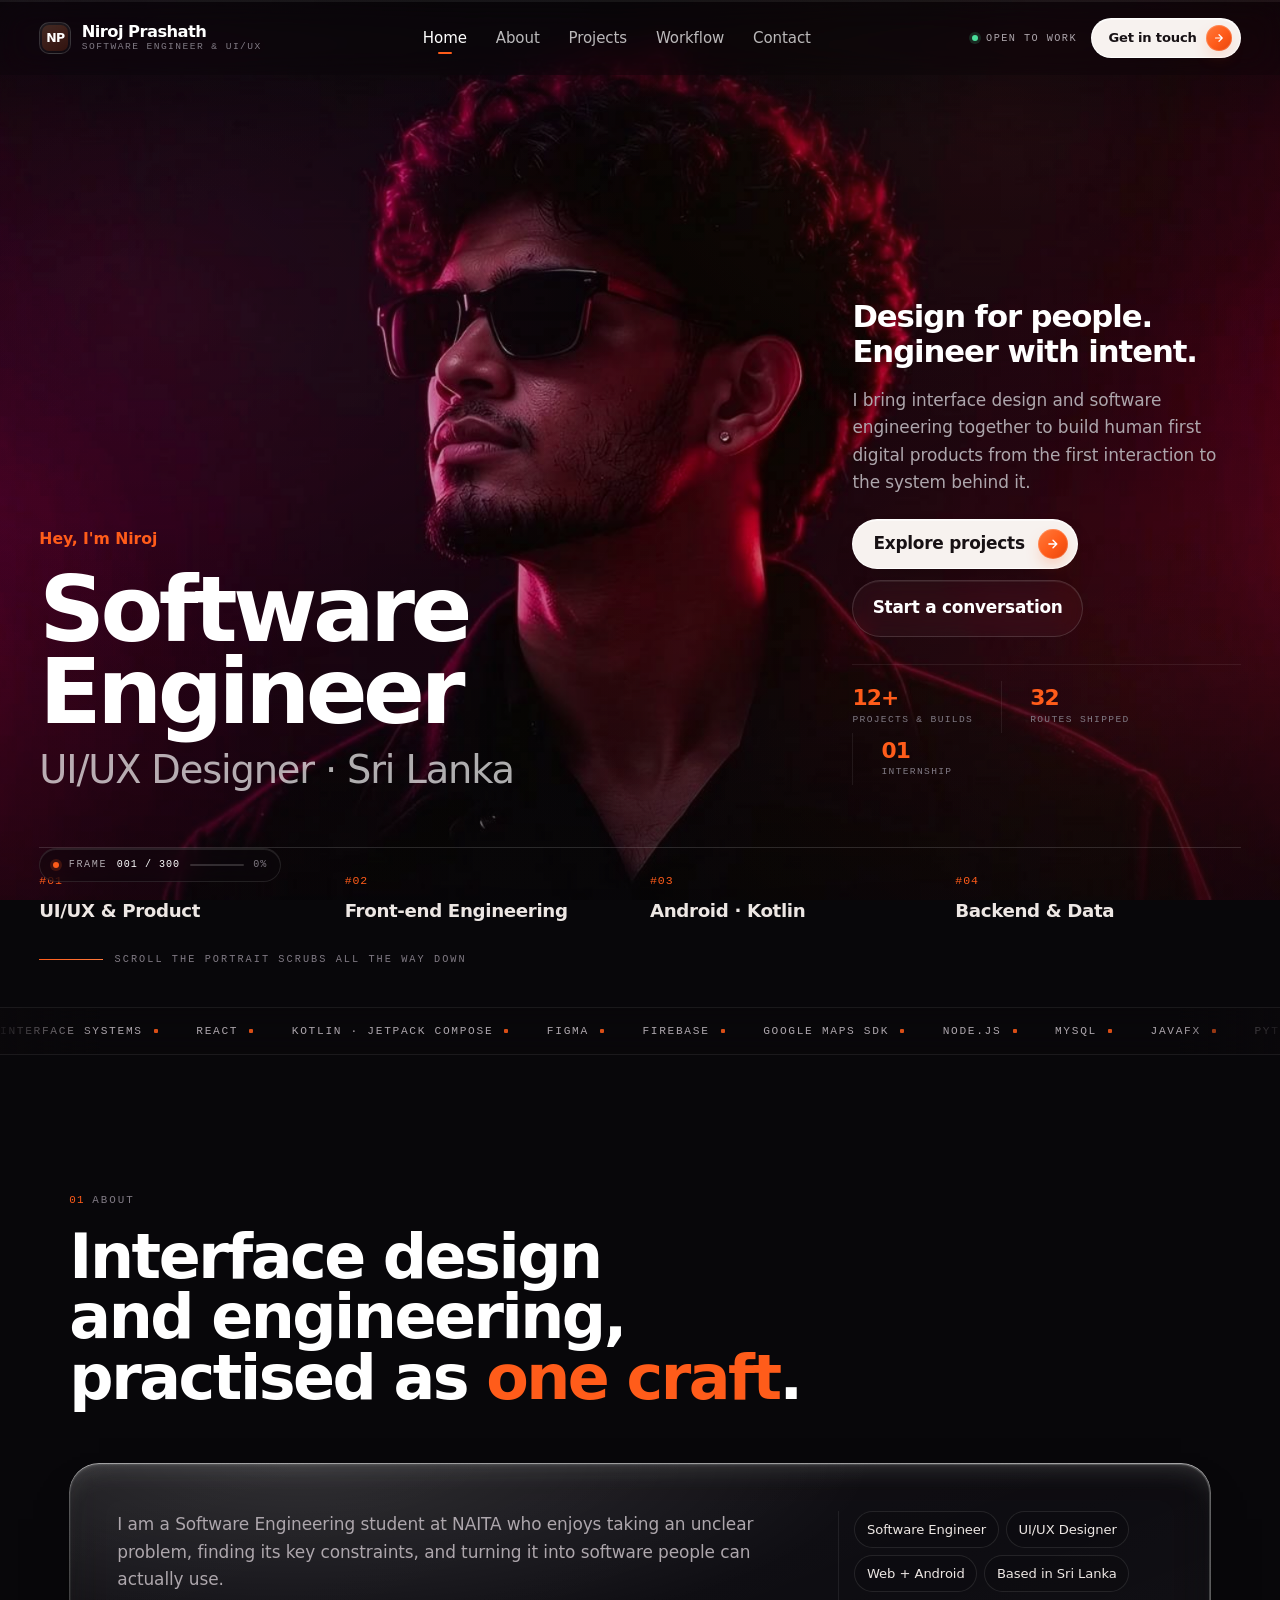
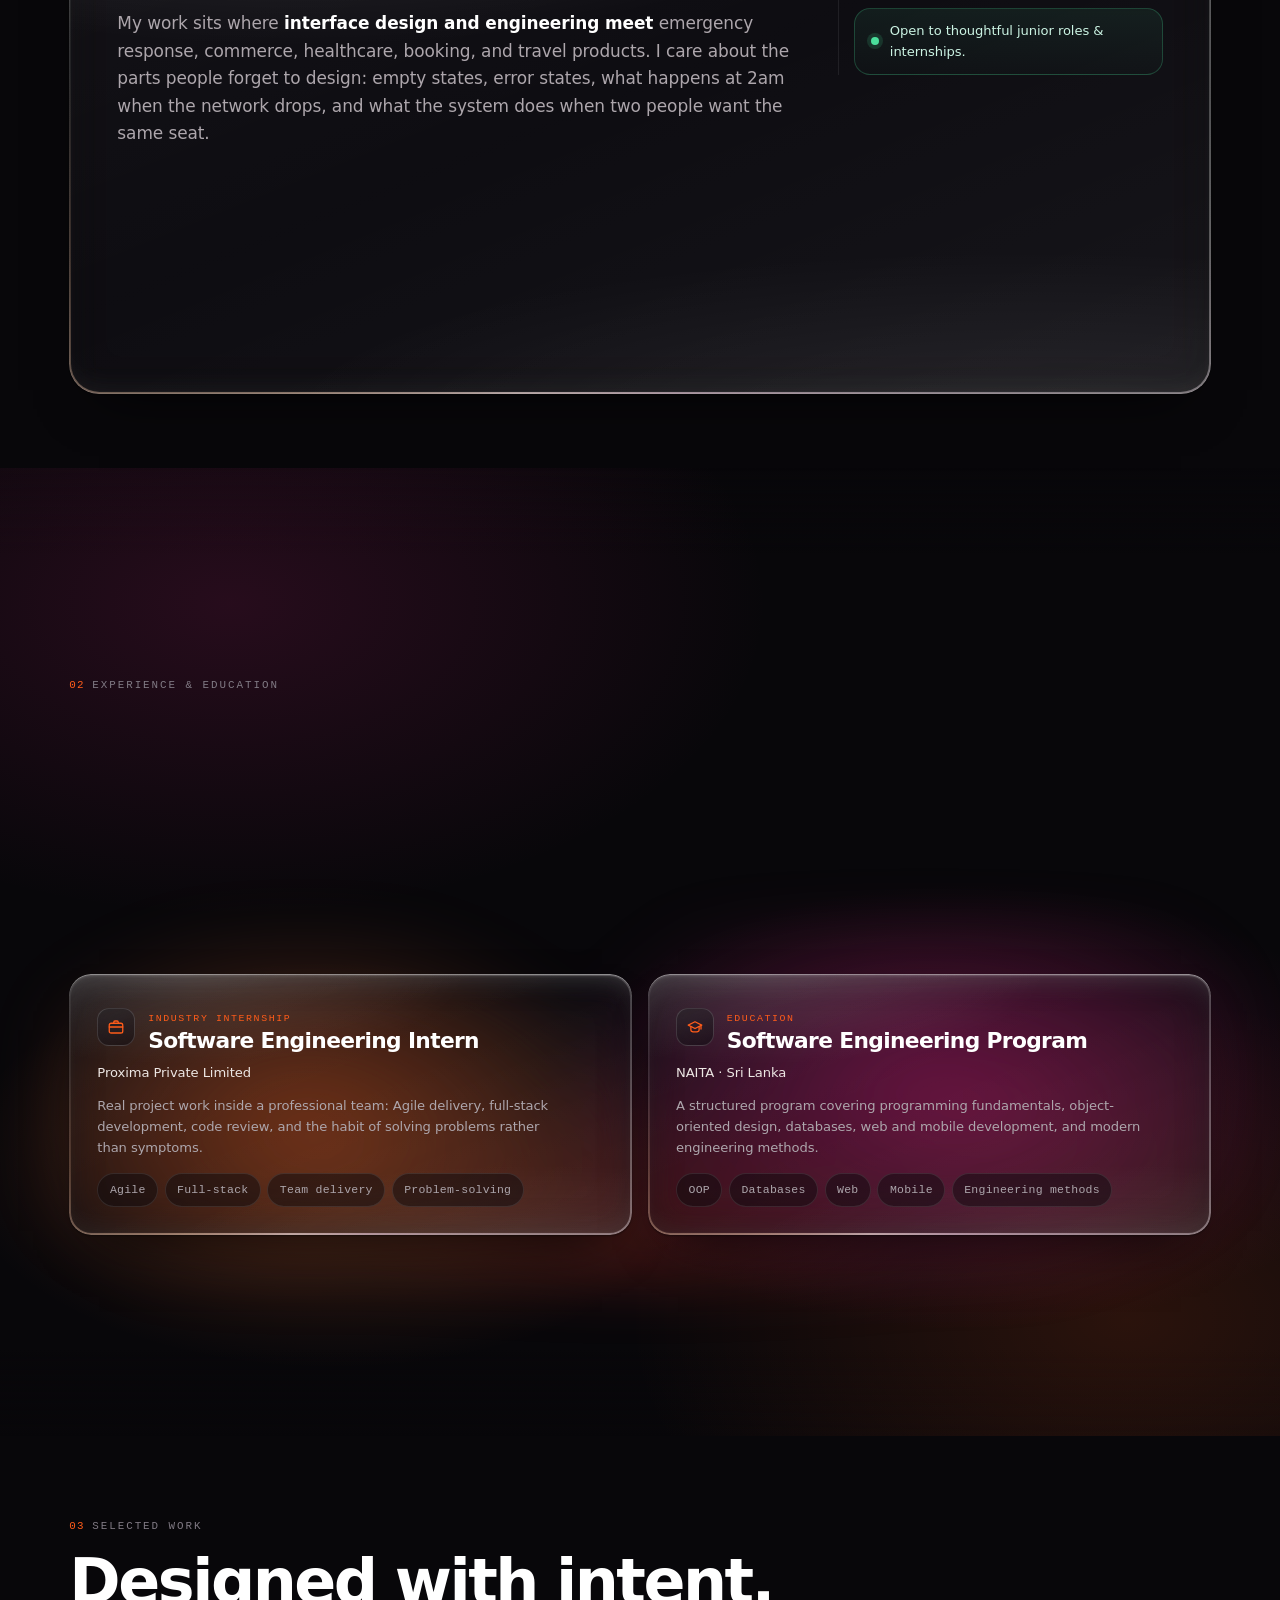
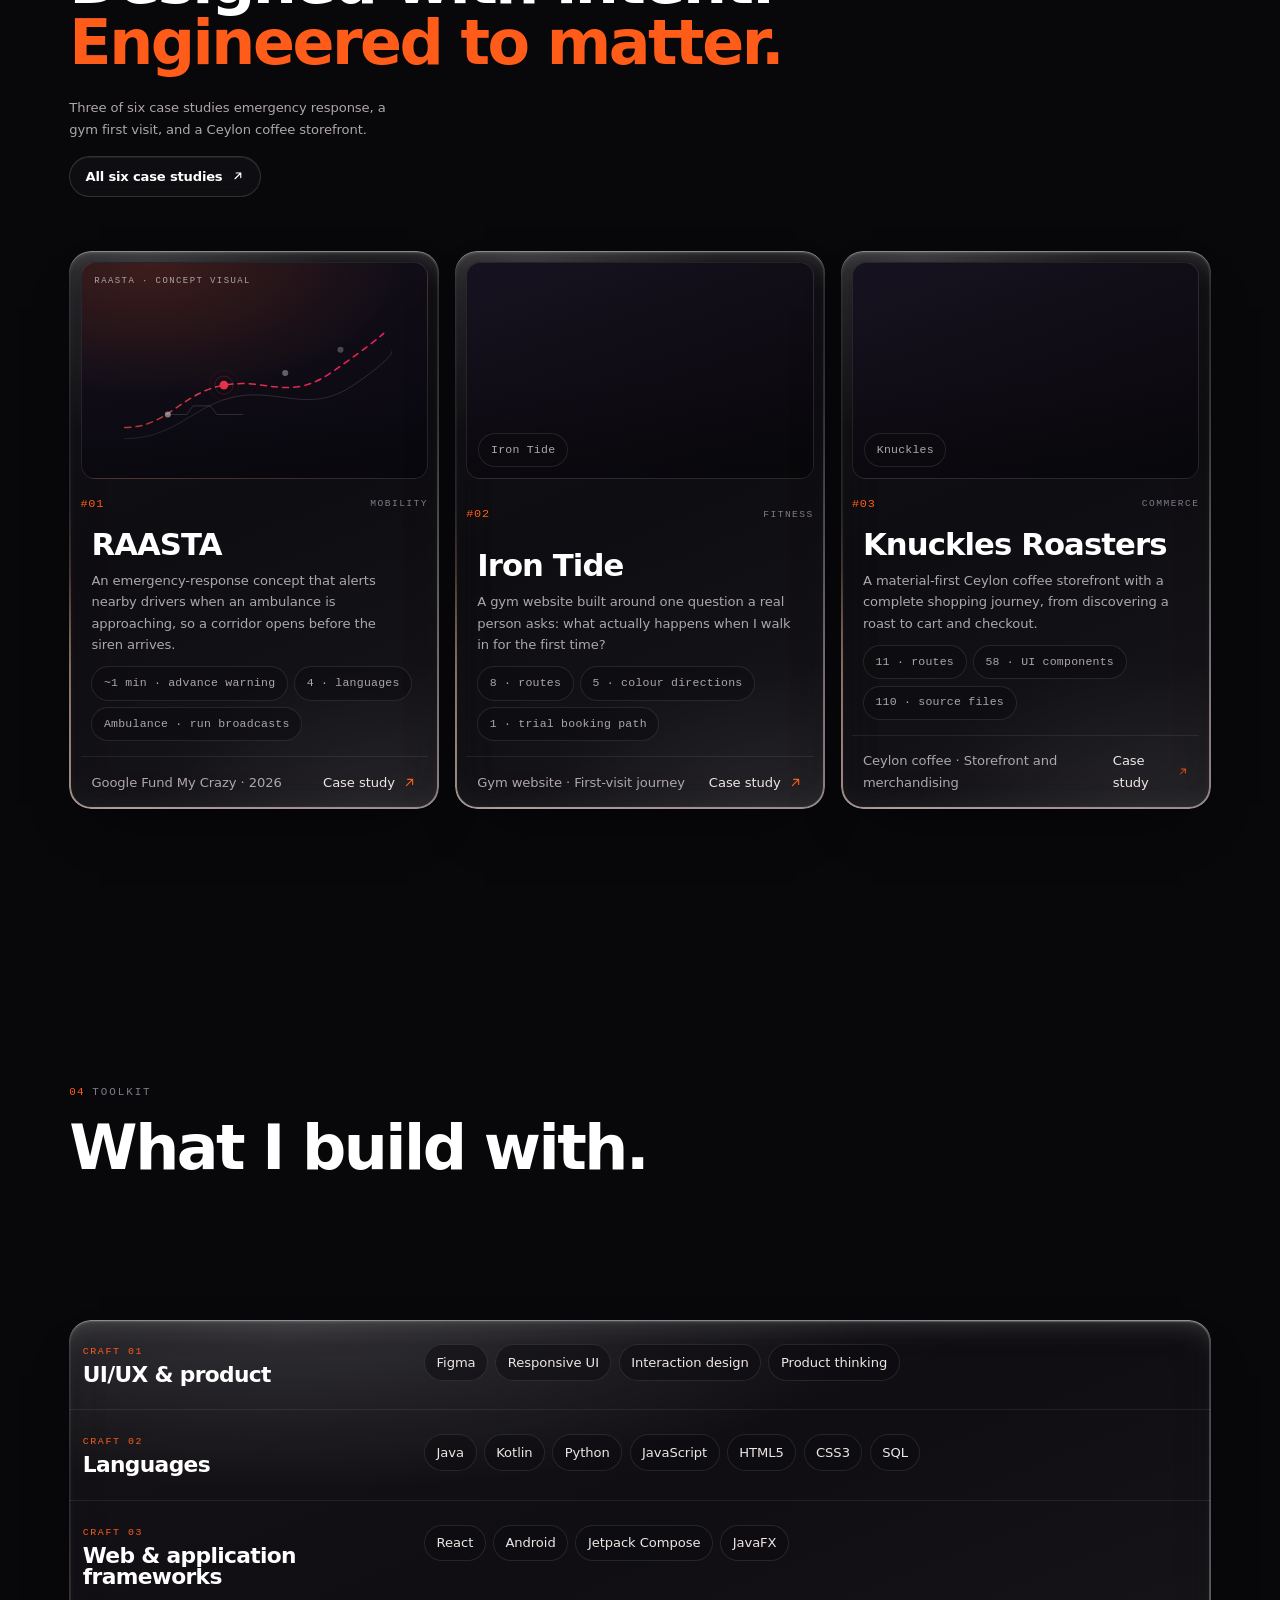
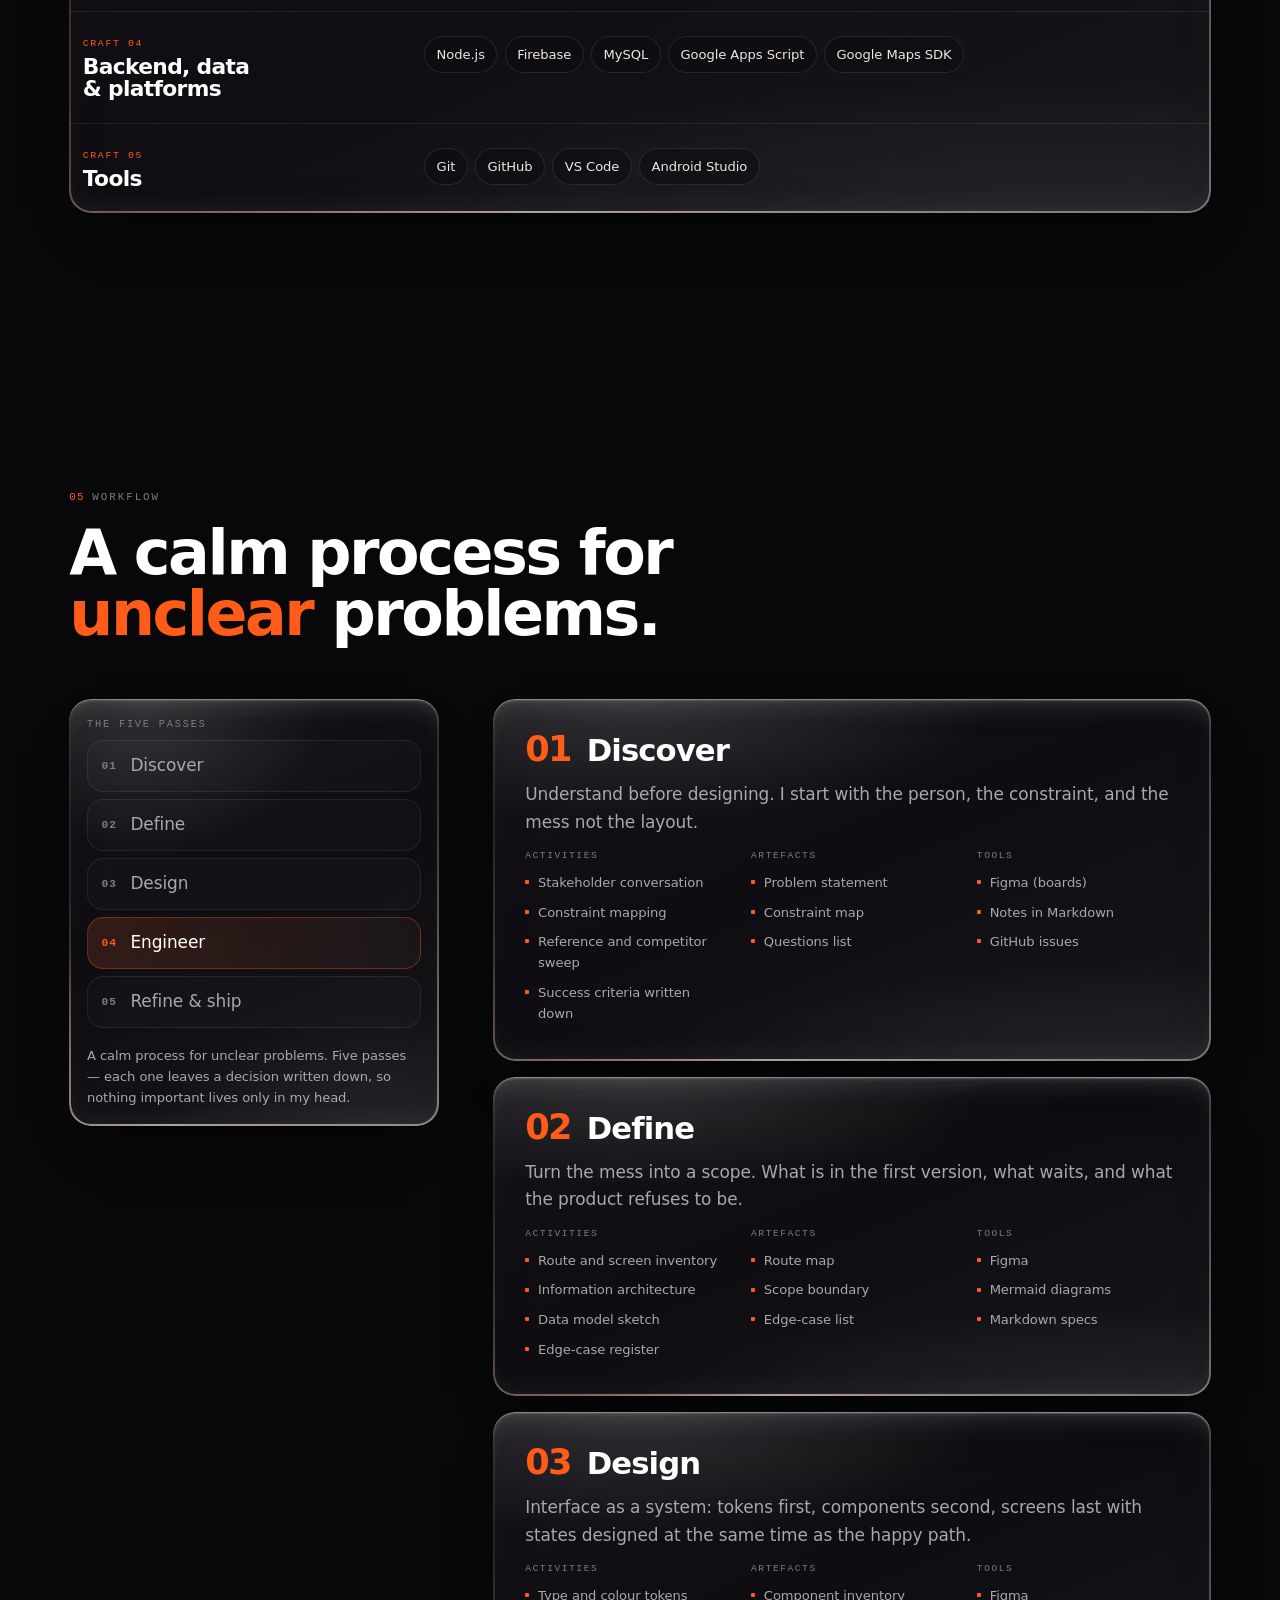
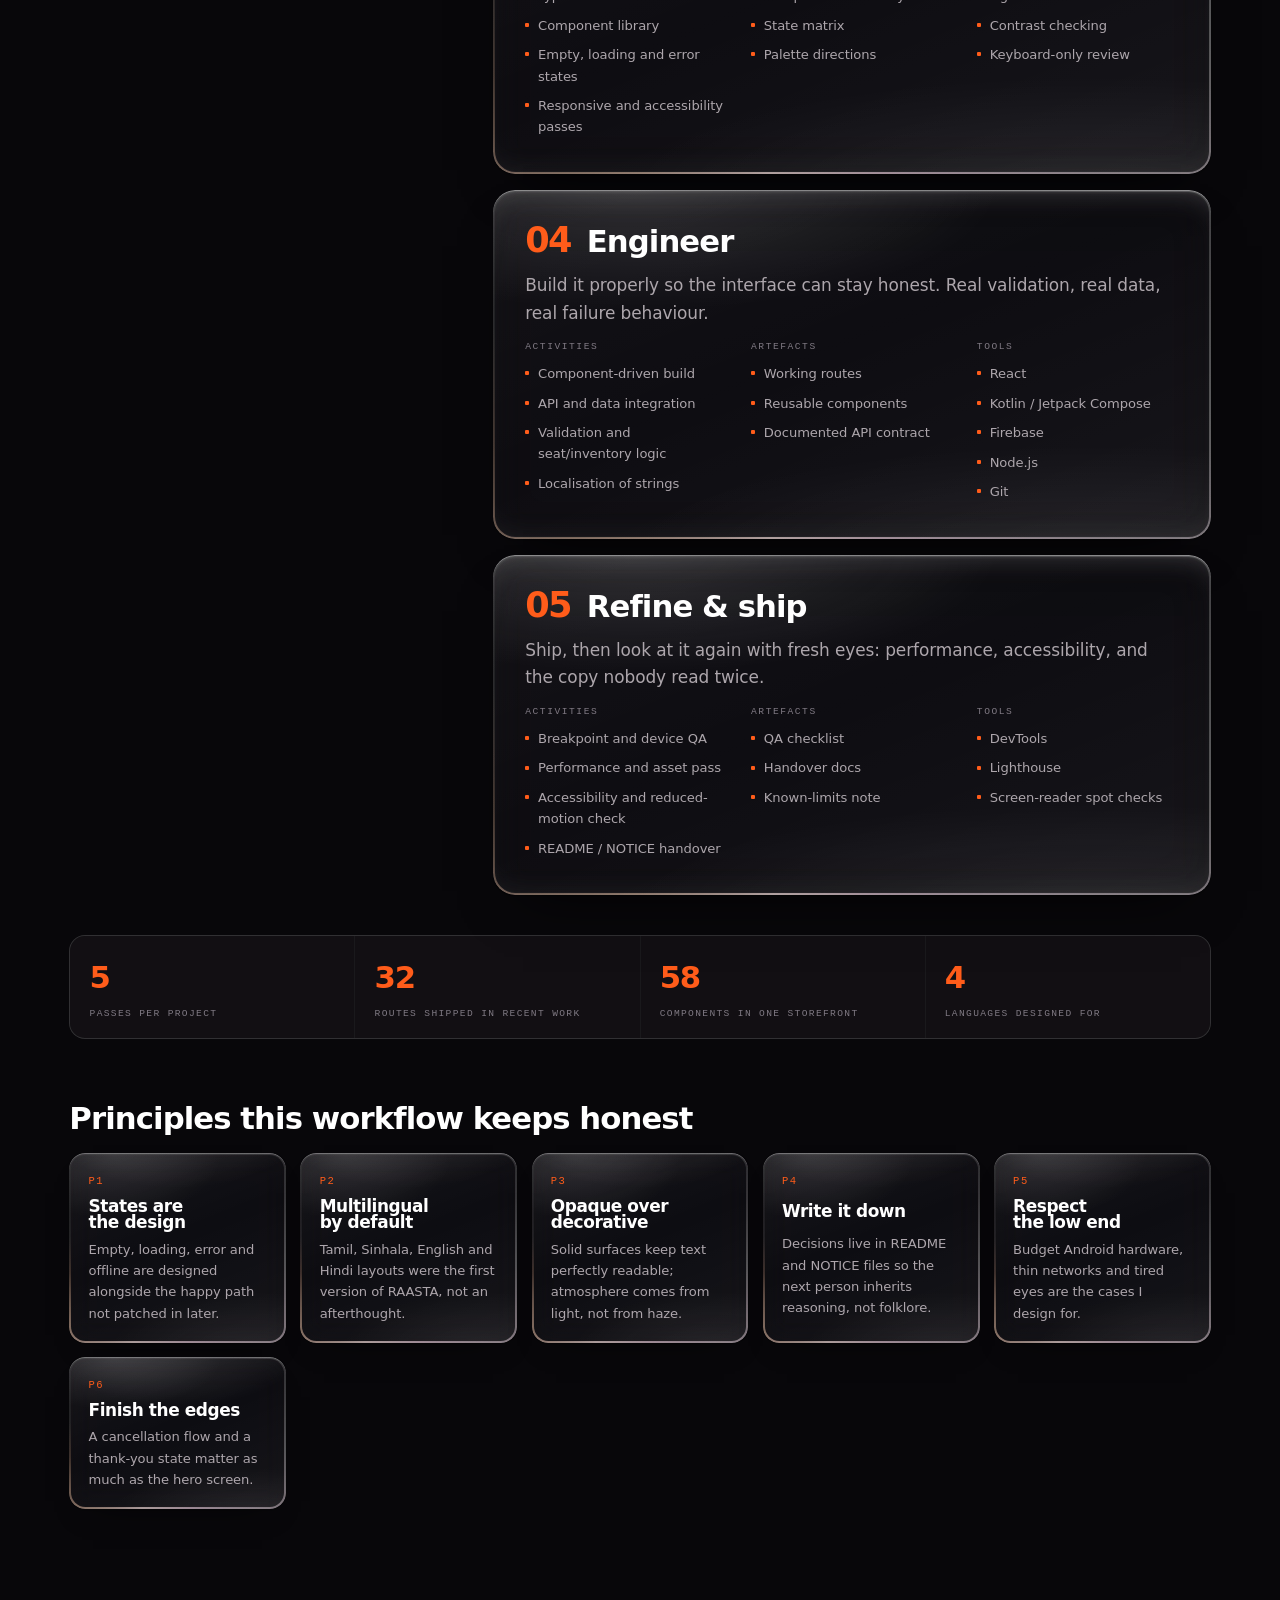
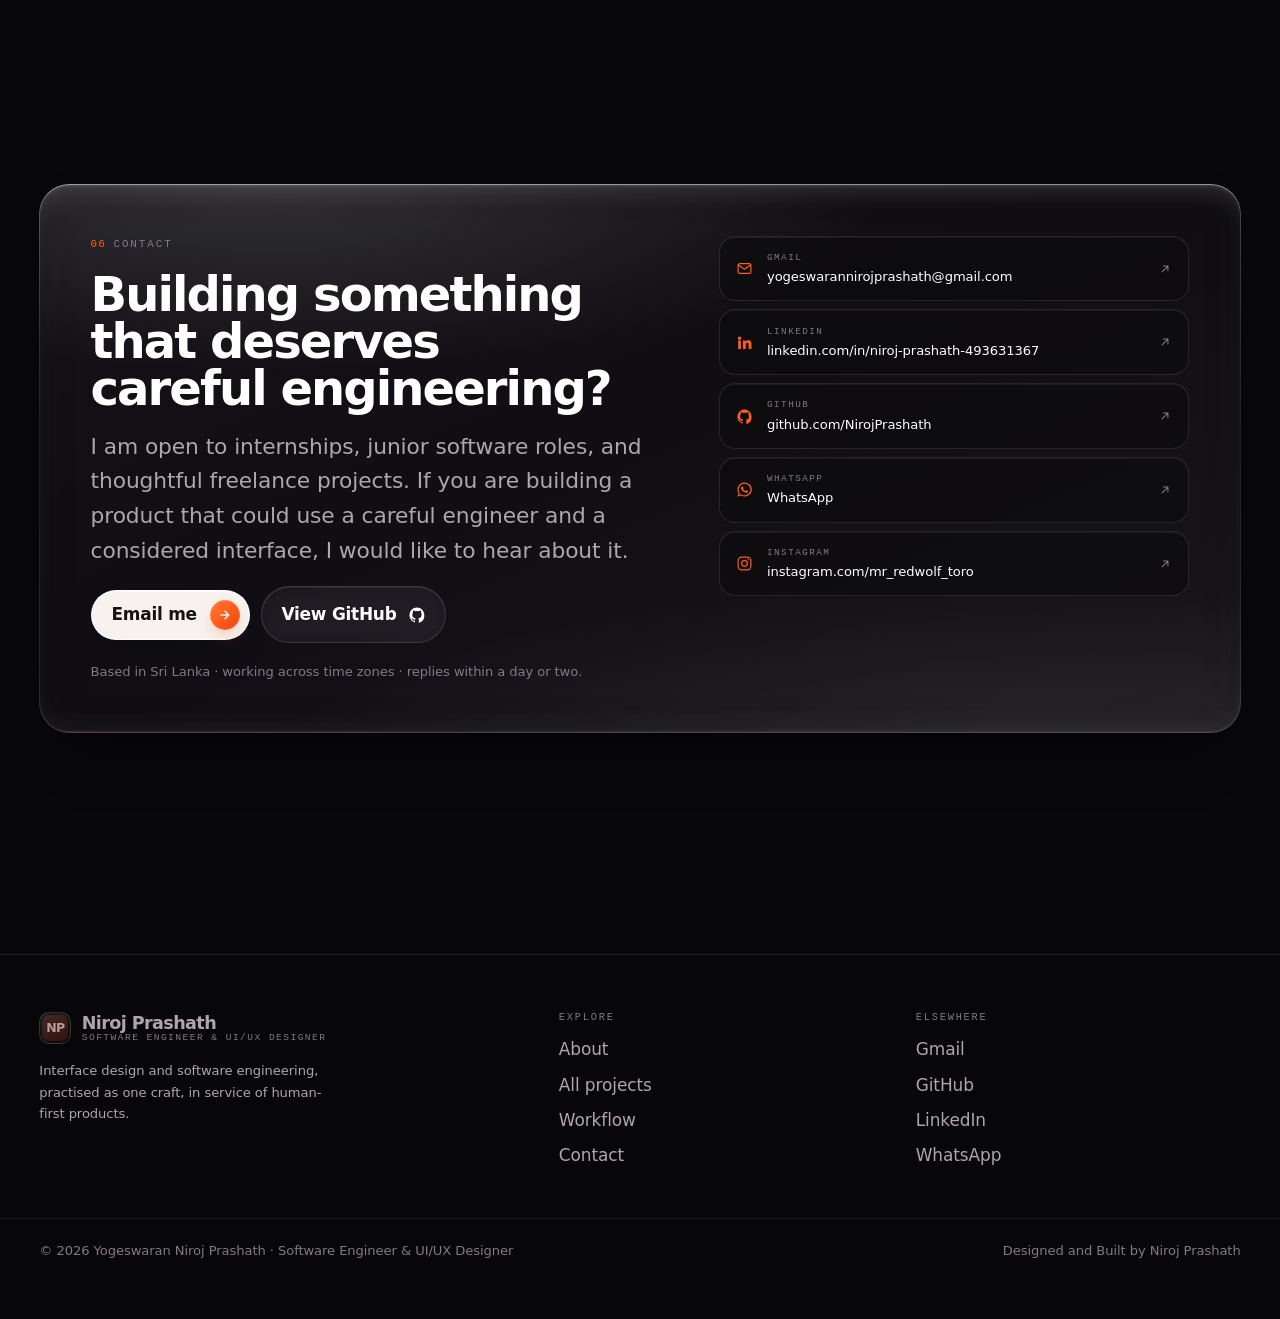
<file: index.html>
<!DOCTYPE html>
<html lang="en">
<head>
<meta charset="utf-8">
<meta name="viewport" content="width=device-width, initial-scale=1, viewport-fit=cover">
<title>Yogeswaran Niroj Prashath — Software Engineer &amp; UI/UX Designer</title>
<meta name="description" content="Niroj Prashath is a Software Engineer and UI/UX Designer in Sri Lanka who brings interface design and software engineering together to build human-first digital products. Open to junior roles, internships and considered freelance work.">
<meta name="theme-color" content="#08070A">
<meta name="color-scheme" content="dark">
<link rel="canonical" href="index.html">

<!-- social -->
<meta property="og:type" content="website">
<meta property="og:title" content="Yogeswaran Niroj Prashath — Software Engineer &amp; UI/UX Designer">
<meta property="og:description" content="Design for people. Engineer with intent. Interface design and software engineering for human-first digital products, built from Sri Lanka.">
<meta property="og:image" content="assets/img/og-card.jpg">
<meta name="twitter:card" content="summary_large_image">
<meta name="twitter:title" content="Yogeswaran Niroj Prashath — Software Engineer &amp; UI/UX Designer">
<meta name="twitter:description" content="Design for people. Engineer with intent.">
<meta name="twitter:image" content="assets/img/og-card.jpg">
<meta name="author" content="Yogeswaran Niroj Prashath">

<link rel="icon" href="assets/img/favicon.svg" type="image/svg+xml">
<link rel="preload" as="image" href="frames/frame_0001.jpg">
<link rel="apple-touch-icon" href="assets/img/avatar-portrait.jpg">

<link rel="stylesheet" href="css/base.css">
<link rel="stylesheet" href="css/layout.css">
<link rel="stylesheet" href="css/blocks.css">

<script type="application/ld+json">
{
  "@context": "https://schema.org",
  "@type": "Person",
  "name": "Yogeswaran Niroj Prashath",
  "jobTitle": "Software Engineer & UI/UX Designer",
  "email": "mailto:yogeswarannirojprashath@gmail.com",
  "image": "assets/img/avatar-portrait.jpg",
  "url": "index.html",
  "address": { "@type": "PostalAddress", "addressCountry": "LK" },
  "alumniOf": { "@type": "EducationalOrganization", "name": "National Apprentice & Industrial Training Authority (NAITA), Sri Lanka" },
  "knowsAbout": ["UI/UX design", "React", "Kotlin", "Jetpack Compose", "Firebase", "Google Maps SDK", "Java", "Python"],
  "sameAs": [
    "https://github.com/NirojPrashath",
    "https://linkedin.com/in/niroj-prashath-493631367",
    "https://wa.me/94719824282"
  ]
}
</script>
<noscript><style>.loader{display:none!important}body.is-loading{overflow:auto!important}</style></noscript>
</head>

<body class="is-loading" data-page="index" data-zone="hero">

<a class="skip-link" href="#main">Skip to content</a>

<!-- ================================= boot loader — reference preloader, re-themed -->
<div class="loader" id="loader" aria-hidden="true">
  <div class="loader__inner">
    <span class="loader__mark"><span>NP</span></span>
    <span class="loader__word"><span>Niroj</span><b>Prashath</b></span>
    <span class="loader__meter">
      <span class="loader__track"><i class="loader__fill"></i></span>
      <span class="loader__read">
        <span>Loading sequence</span>
        <span class="loader__count"><b>000</b> / <i>300</i></span>
      </span>
    </span>
  </div>
</div>

<!-- ===================================== fixed scroll canvas (Drive) -->
<!-- canvas { position: fixed; top:0; left:0; width:100vw; height:100vh; object-fit: cover } -->
<canvas id="hero-canvas" class="hero-canvas" aria-hidden="true"></canvas>
<div class="bloom" aria-hidden="true"></div>
<div class="scrim" aria-hidden="true"></div>
<div class="cursor-light" aria-hidden="true"></div>

<div class="scroll-rail" aria-hidden="true"><div class="scroll-rail__bar"></div></div>

<!-- frame readout: the sequence you are seeing, and how far through the page you are -->
<div class="hud" aria-hidden="true">
  <span class="hud__dot"></span>
  <span class="hud__label">Frame</span>
  <span class="hud__frame mono" data-hud-frame>001 / 300</span>
  <span class="hud__bar"><i data-hud-fill></i></span>
  <span class="hud__pct mono" data-hud-pct>0%</span>
</div>

<!-- ============================================================== header -->
<header class="site-head">
  <div class="wrap wrap-wide site-head__inner">
    <a class="brand" href="#top" aria-label="Yogeswaran Niroj Prashath — top of page">
      <span class="brand__mark" aria-hidden="true"><span>NP</span></span>
      <span class="brand__text">
        <span class="brand__name">Niroj Prashath</span>
        <span class="brand__role">Software Engineer &amp; UI/UX</span>
      </span>
    </a>

    <nav class="nav" aria-label="Primary">
      <a class="nav__link" href="#home" data-target="hero">Home</a>
      <a class="nav__link" href="#about" data-target="about">About</a>
      <a class="nav__link" href="projects.html">Projects</a>
      <a class="nav__link" href="#workflow" data-target="workflow">Workflow</a>
      <a class="nav__link" href="#contact" data-target="contact">Contact</a>
    </nav>

    <div class="head-actions">
      <span class="head-status"><i></i>Open to work</span>
      <a class="btn btn--primary btn--sm" href="#contact">
        Get in touch
        <span class="btn__orb"><svg viewBox="0 0 24 24" fill="none" stroke="currentColor" stroke-width="2.4" stroke-linecap="round" stroke-linejoin="round" aria-hidden="true"><path d="M5 12h13M12 5.5 18.5 12 12 18.5"/></svg></span>
      </a>
      <button class="burger" type="button" aria-expanded="false" aria-controls="mobile-sheet" aria-label="Open menu">
        <span></span><span></span><span></span>
      </button>
    </div>
  </div>
</header>

<div class="sheet" id="mobile-sheet" aria-hidden="true" aria-label="Menu">
  <a class="sheet__link" href="#home" data-target="hero">Home <span class="sheet__arrow" aria-hidden="true">→</span></a>
  <a class="sheet__link" href="#about" data-target="about">About <span class="sheet__arrow" aria-hidden="true">→</span></a>
  <a class="sheet__link" href="projects.html">Projects <span class="sheet__arrow" aria-hidden="true">→</span></a>
  <a class="sheet__link" href="#workflow" data-target="workflow">Workflow <span class="sheet__arrow" aria-hidden="true">→</span></a>
  <a class="sheet__link" href="#contact" data-target="contact">Contact <span class="sheet__arrow" aria-hidden="true">→</span></a>
  <div class="sheet__foot">
    <a class="btn btn--primary" href="https://mail.google.com/mail/?view=cm&amp;fs=1&amp;to=yogeswarannirojprashath@gmail.com" target="_blank" rel="noopener noreferrer">
      Email me
      <span class="btn__orb"><svg viewBox="0 0 24 24" fill="none" stroke="currentColor" stroke-width="2.4" stroke-linecap="round" stroke-linejoin="round" aria-hidden="true"><path d="M5 12h13M12 5.5 18.5 12 12 18.5"/></svg></span>
    </a>
    <a class="btn btn--ghost" href="https://github.com/NirojPrashath" target="_blank" rel="noopener noreferrer">GitHub</a>
  </div>
</div>

<main id="main">
  <a id="top"></a>

  <!-- =============================================================== hero -->
  <section class="hero" id="home" data-zone="hero" aria-label="Introduction">
    <div class="wrap wrap-wide">
      <div class="hero__grid">
        <div class="hero__lead">
          <span class="eyebrow" data-reveal>Hey, I'm Niroj</span>
          <h1 class="hero__title" data-reveal style="--reveal-delay:70ms">
            <span>Software</span>
            <span>Engineer<em>UI/UX Designer · Sri Lanka</em></span>
          </h1>
        </div>

        <div class="hero__aside">
          <p class="hero__statement" data-reveal style="--reveal-delay:130ms">
            Design for people. Engineer with intent.
          </p>

          <p class="hero__intro" data-reveal style="--reveal-delay:190ms">
            I bring interface design and software engineering together to build human first digital
            products from the first interaction to the system behind it.
          </p>

          <div class="btn-row" data-reveal style="--reveal-delay:240ms">
            <a class="btn btn--primary" href="projects.html">
              Explore projects
              <span class="btn__orb"><svg viewBox="0 0 24 24" fill="none" stroke="currentColor" stroke-width="2.4" stroke-linecap="round" stroke-linejoin="round" aria-hidden="true"><path d="M5 12h13M12 5.5 18.5 12 12 18.5"/></svg></span>
            </a>
            <a class="btn btn--ghost" href="#contact">Start a conversation</a>
          </div>

          <div class="stats" role="list" aria-label="At a glance">
            <div class="stat" role="listitem">
              <span class="stat__num" data-count="12" data-suffix="+">12+</span>
              <span class="stat__label">Projects &amp; builds</span>
            </div>
            <div class="stat" role="listitem">
              <span class="stat__num" data-count="32">32</span>
              <span class="stat__label">Routes shipped</span>
            </div>
            <div class="stat" role="listitem">
              <span class="stat__num" data-count="1" data-pad="2">01</span>
              <span class="stat__label">Internship</span>
            </div>
          </div>
        </div>
      </div>

      <!-- numbered capability strip -->
      <div class="caps" id="capability-slot"></div>

      <div class="scroll-cue" aria-hidden="true">
        <span class="scroll-cue__line"></span>
        Scroll the portrait scrubs all the way down
      </div>
    </div>
  </section>

  <!-- ============================================================= ticker -->
  <section class="ticker" aria-label="Tools and technologies">
    <div id="ticker-slot"></div>
  </section>

  <!-- ============================================================== about -->
  <section class="section" id="about" data-zone="about" aria-labelledby="about-title">
    <div class="wrap">
      <div class="sec-head">
        <span class="label"><b>01</b> About</span>
        <h2 class="sec-head__title" id="about-title" data-reveal>
          Interface design and engineering,<br class="hide-sm"> practised as <span class="accent-text">one craft</span>.
        </h2>
      </div>
      <div class="about" id="about-slot"></div>
    </div>
  </section>

  <!-- ================================================ experience / education -->
  <section class="section section--ground" id="experience" aria-labelledby="exp-title">
    <div class="wrap">
      <div class="sec-head__row sec-head">
        <div>
          <span class="label"><b>02</b> Experience &amp; education</span>
          <h2 class="sec-head__title" id="exp-title" style="margin-top:0.9rem" data-reveal>Where the practice was built.</h2>
        </div>
        <p class="muted" style="max-width:34ch;font-size:var(--step--1)" data-reveal>
          One industry internship, one structured engineering program and a lot of shipping in between.
        </p>
      </div>
      <div class="cred-grid" id="credentials-slot"></div>
    </div>
  </section>

  <!-- ======================================================= selected work -->
  <section class="section" id="work" data-zone="work" aria-labelledby="work-title">
    <div class="wrap">
      <div class="sec-head__row sec-head">
        <div>
          <span class="label"><b>03</b> Selected work</span>
          <h2 class="sec-head__title" id="work-title" style="margin-top:0.9rem" data-reveal>
            Designed with intent.<br class="hide-sm"> <span class="accent-text">Engineered to matter.</span>
          </h2>
        </div>
        <div data-reveal>
          <p class="muted" style="max-width:38ch;font-size:var(--step--1);margin-bottom:1rem">
            Three of six case studies emergency response, a gym first visit, and a Ceylon coffee storefront.
          </p>
          <a class="btn btn--ghost btn--sm" href="projects.html">
            All six case studies
            <span class="btn__icon"><svg viewBox="0 0 24 24" fill="none" stroke="currentColor" stroke-width="2" stroke-linecap="round" stroke-linejoin="round" aria-hidden="true"><path d="M7 17 17 7M9 7h8v8"/></svg></span>
          </a>
        </div>
      </div>
      <div class="work-grid" id="work-slot"></div>
    </div>
  </section>

  <!-- ============================================================= skills -->
  <section class="section" id="skills" aria-labelledby="skills-title">
    <div class="wrap">
      <div class="sec-head">
        <span class="label"><b>04</b> Toolkit</span>
        <h2 class="sec-head__title" id="skills-title" data-reveal>What I build with.</h2>
        <p class="lede" data-reveal style="--reveal-delay:60ms">
          Interface craft on one side, working software on the other grouped the way I actually use them.
        </p>
      </div>
      <div class="skill-rows glass glass--deep" id="skills-slot"></div>
    </div>
  </section>

  <!-- =========================================================== workflow -->
  <section class="section" id="workflow" data-zone="workflow" aria-labelledby="flow-title">
    <div class="wrap">
      <div class="sec-head">
        <span class="label"><b>05</b> Workflow</span>
        <h2 class="sec-head__title" id="flow-title" data-reveal>
          A calm process for <span class="accent-text">unclear</span> problems.
        </h2>
      </div>
      <div id="workflow-slot"></div>
    </div>
  </section>

  <!-- ============================================================ contact -->
  <section class="section" id="contact" data-zone="contact" aria-labelledby="contact-title">
    <div class="wrap wrap-wide">
      <div id="contact-slot"></div>
    </div>
  </section>
</main>

<footer class="site-foot" id="footer-slot"></footer>

<script src="js/data.js" defer></script>
<script src="js/sequence.js" defer></script>
<script src="js/render.js" defer></script>
<script src="js/main.js" defer></script>
</body>
</html>
</file>
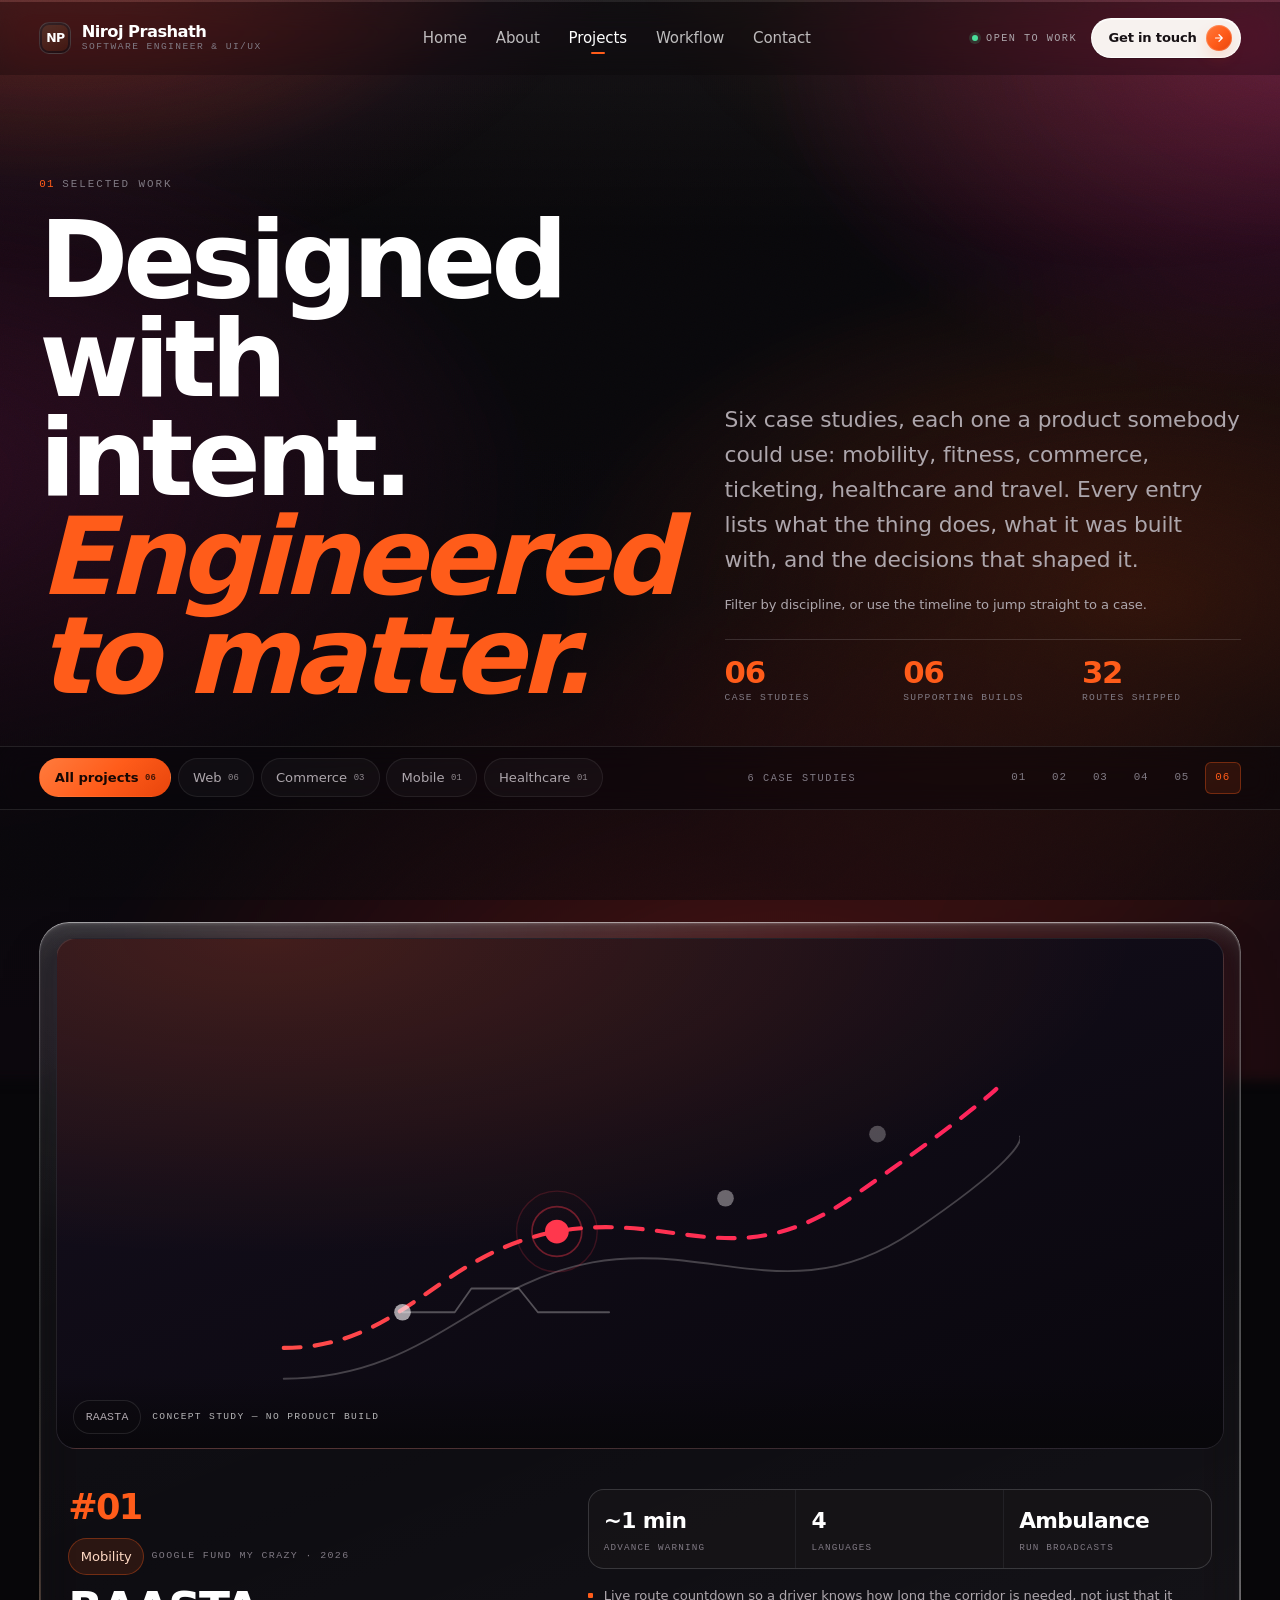
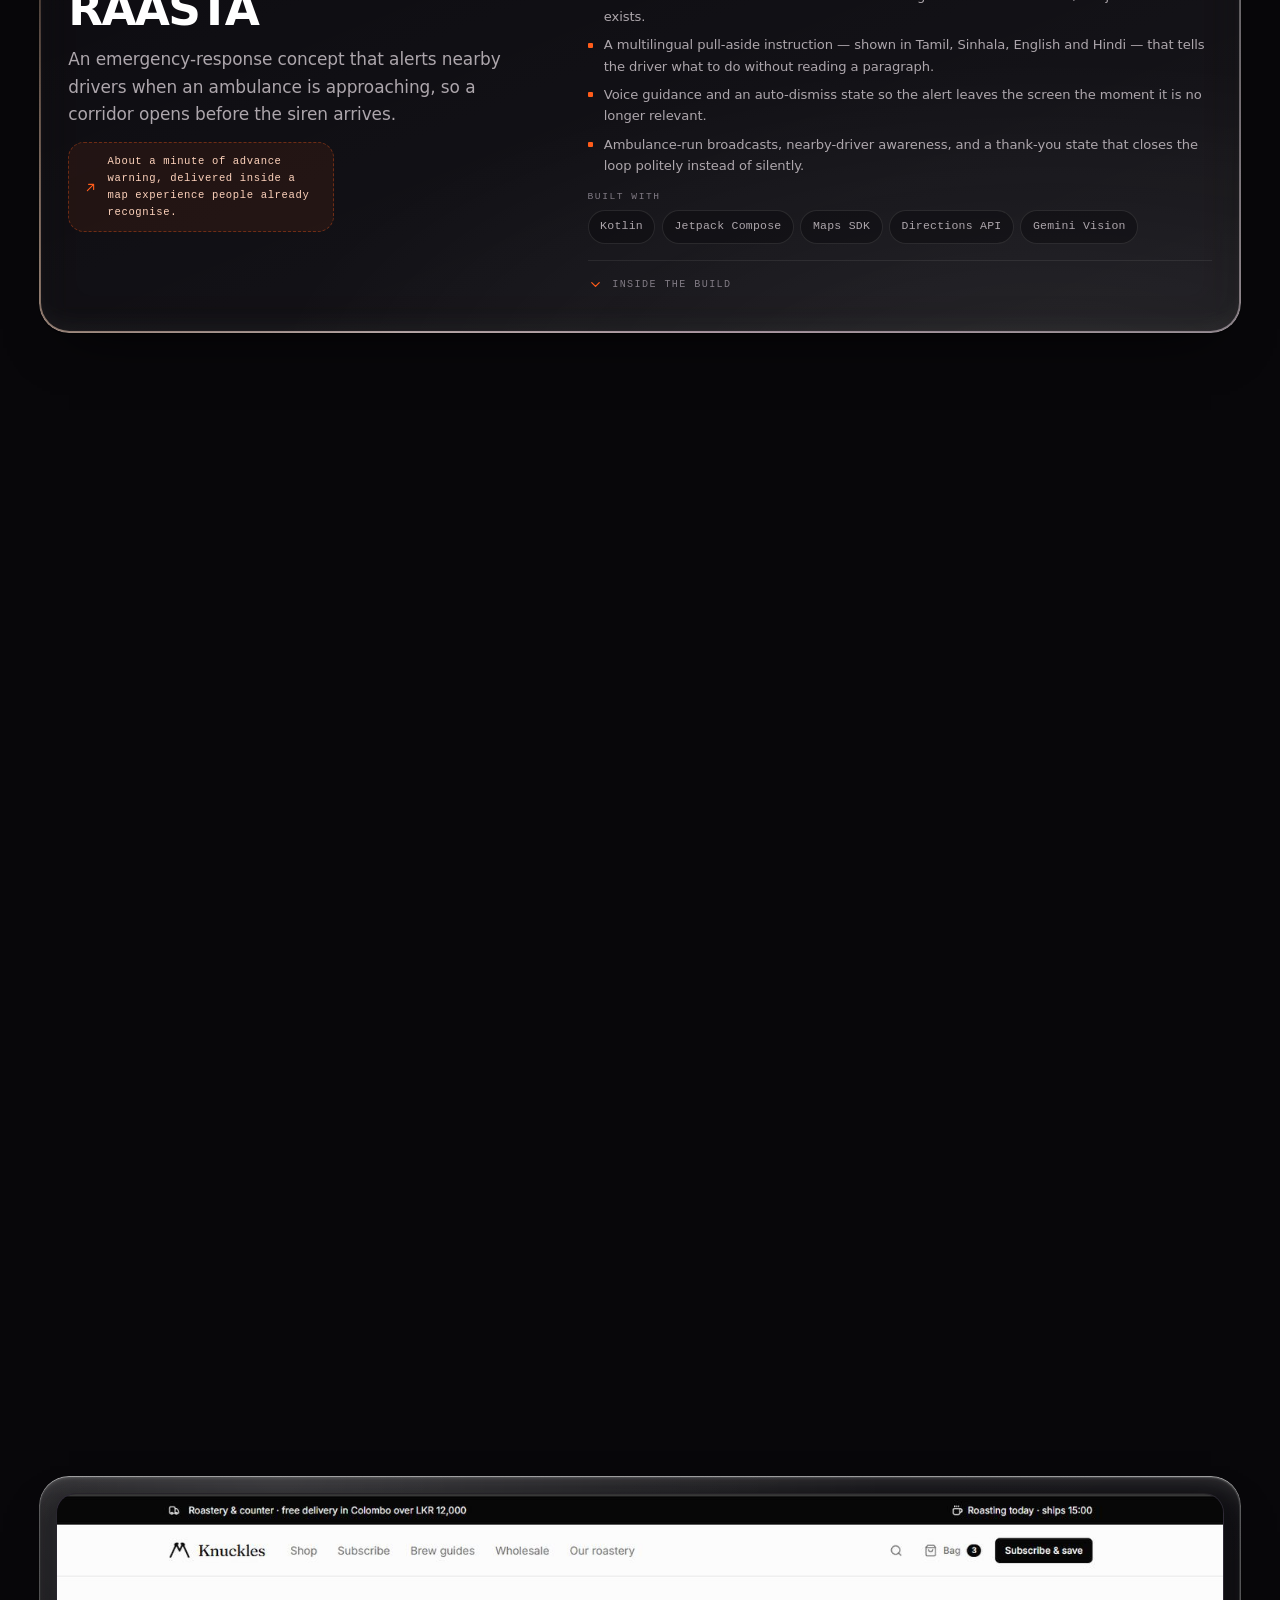
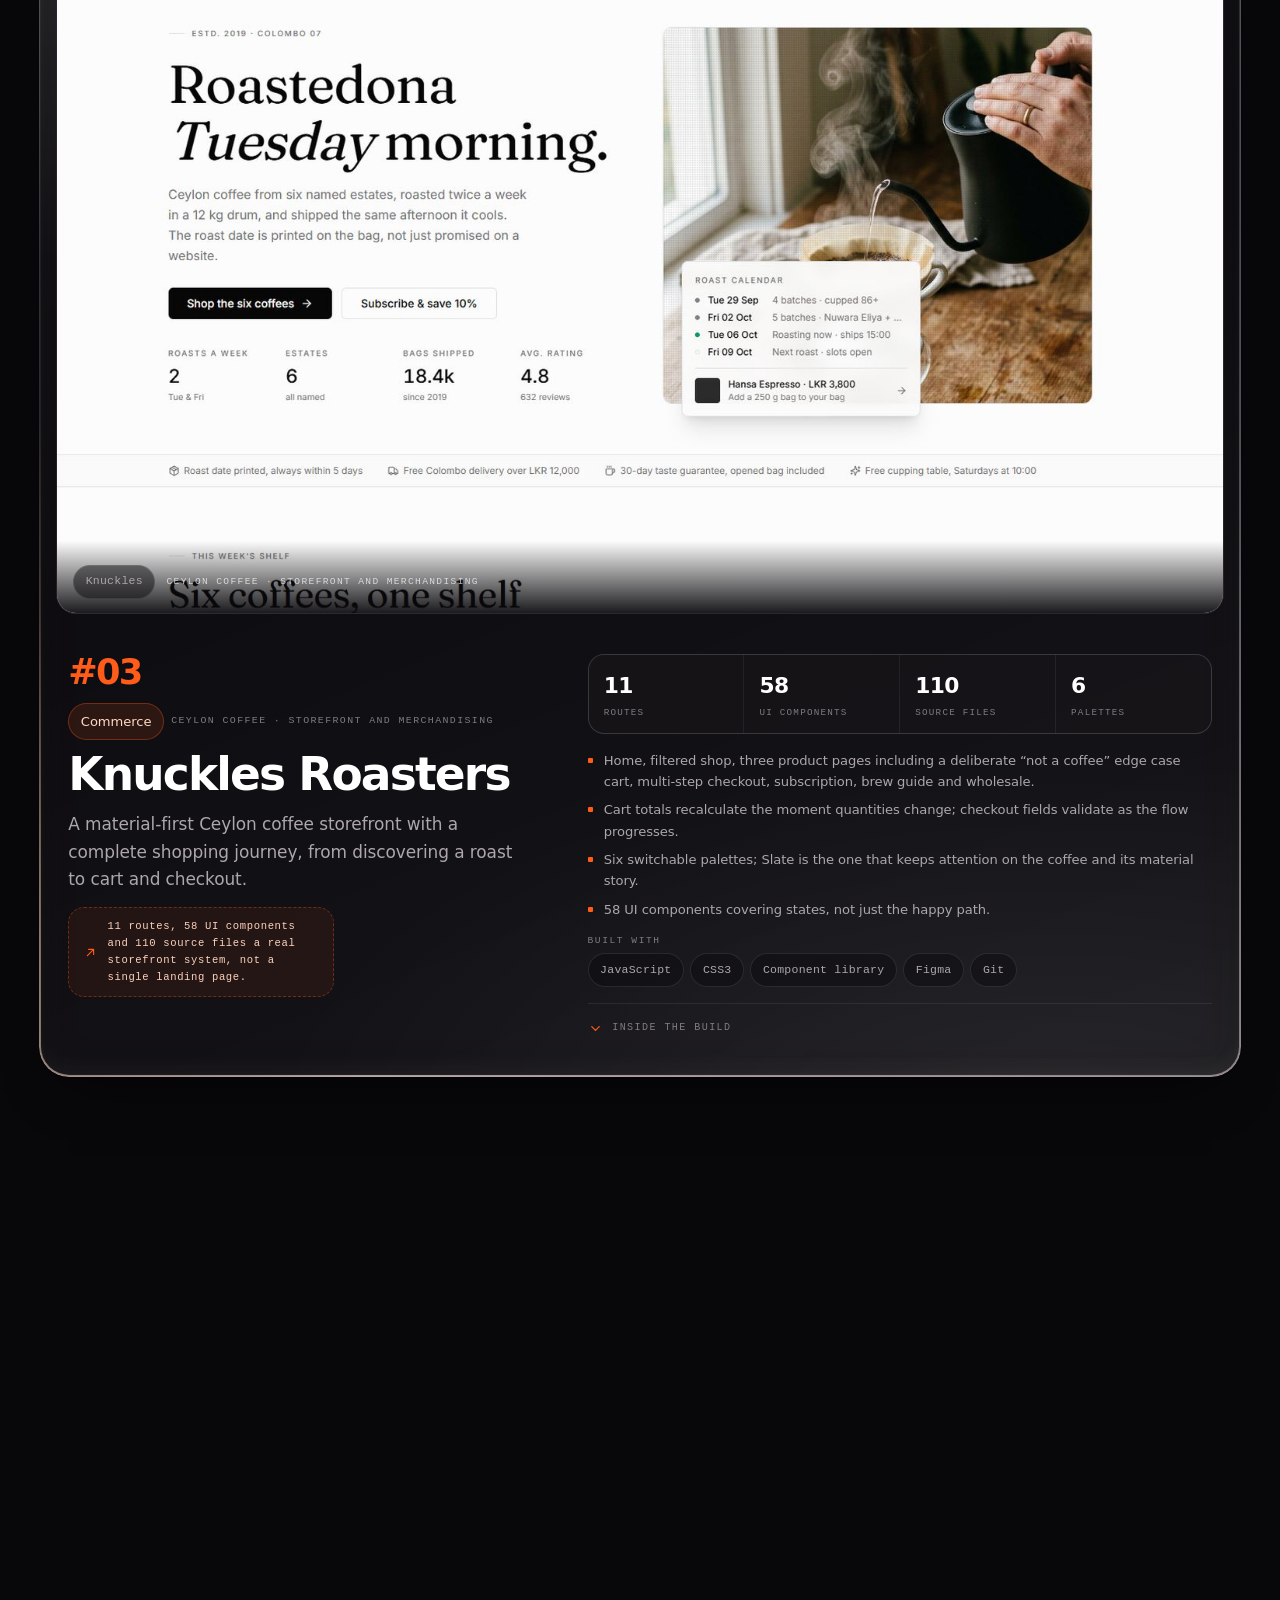
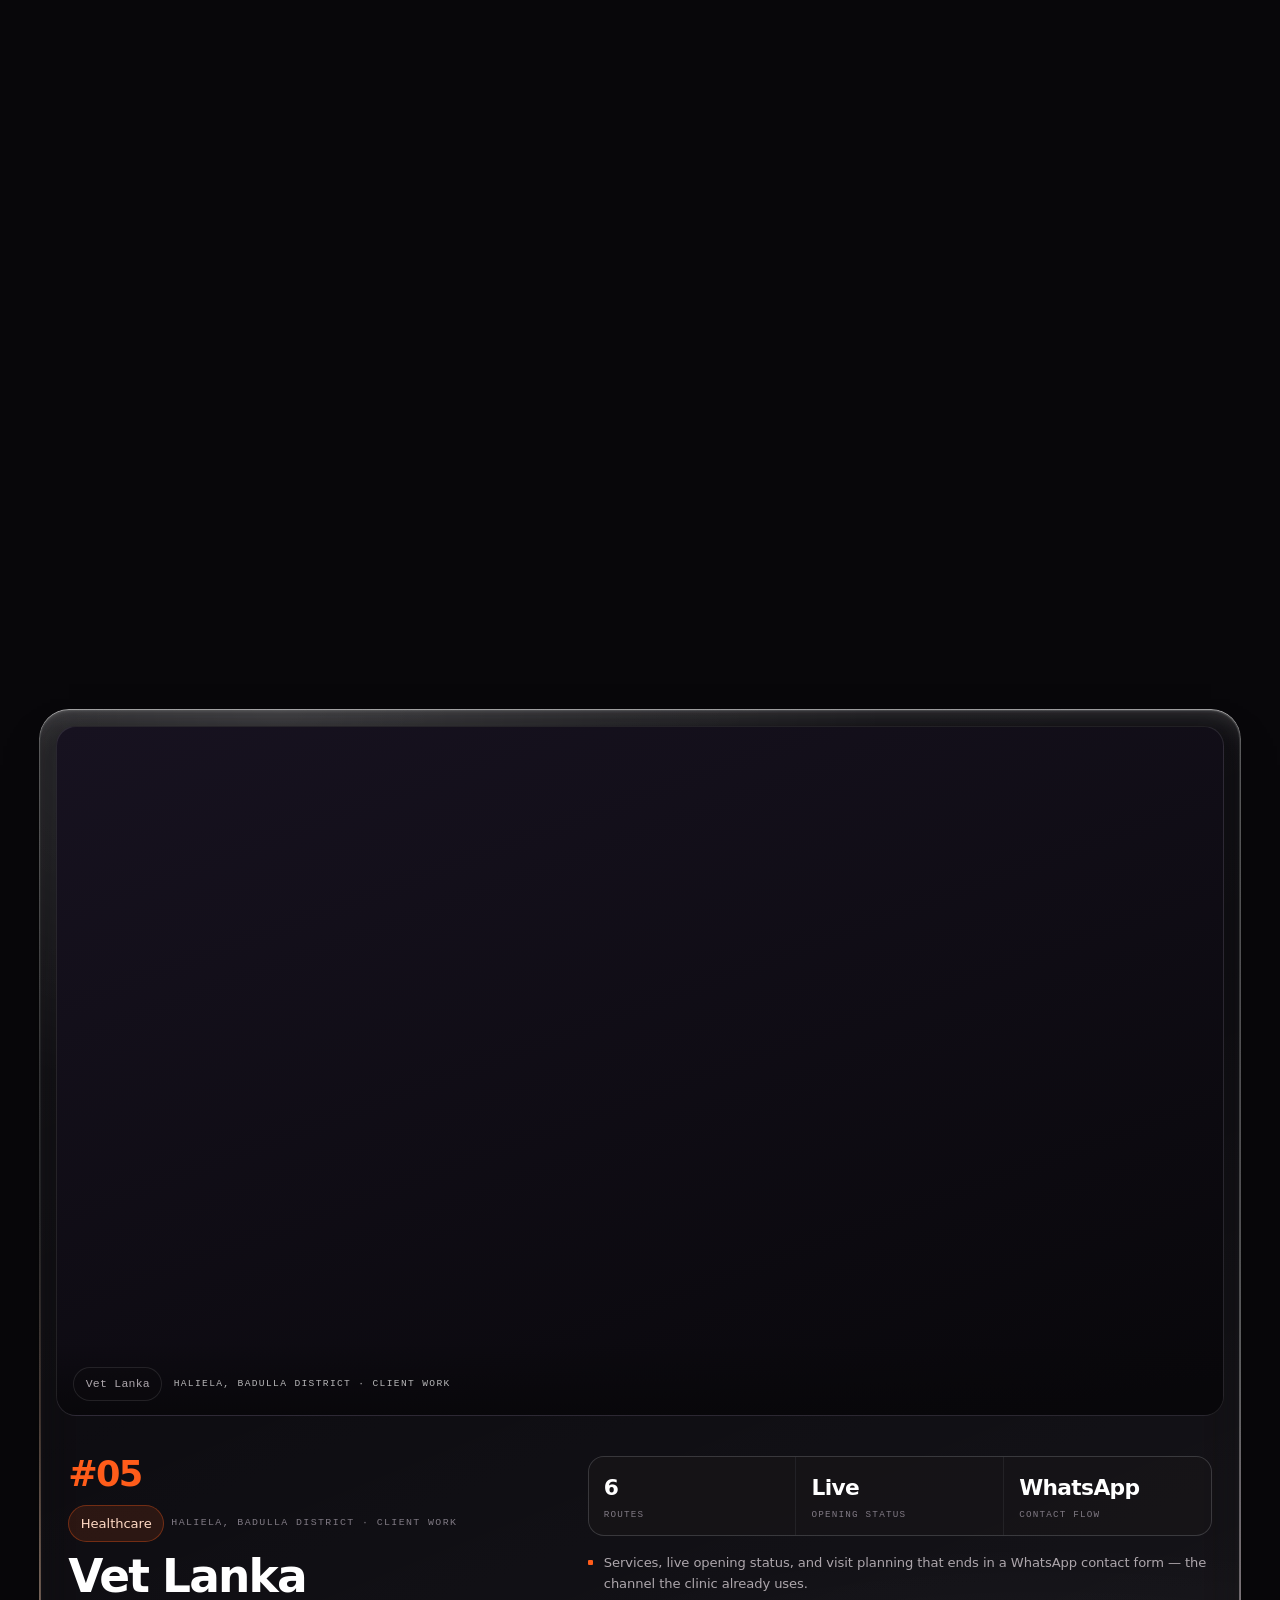
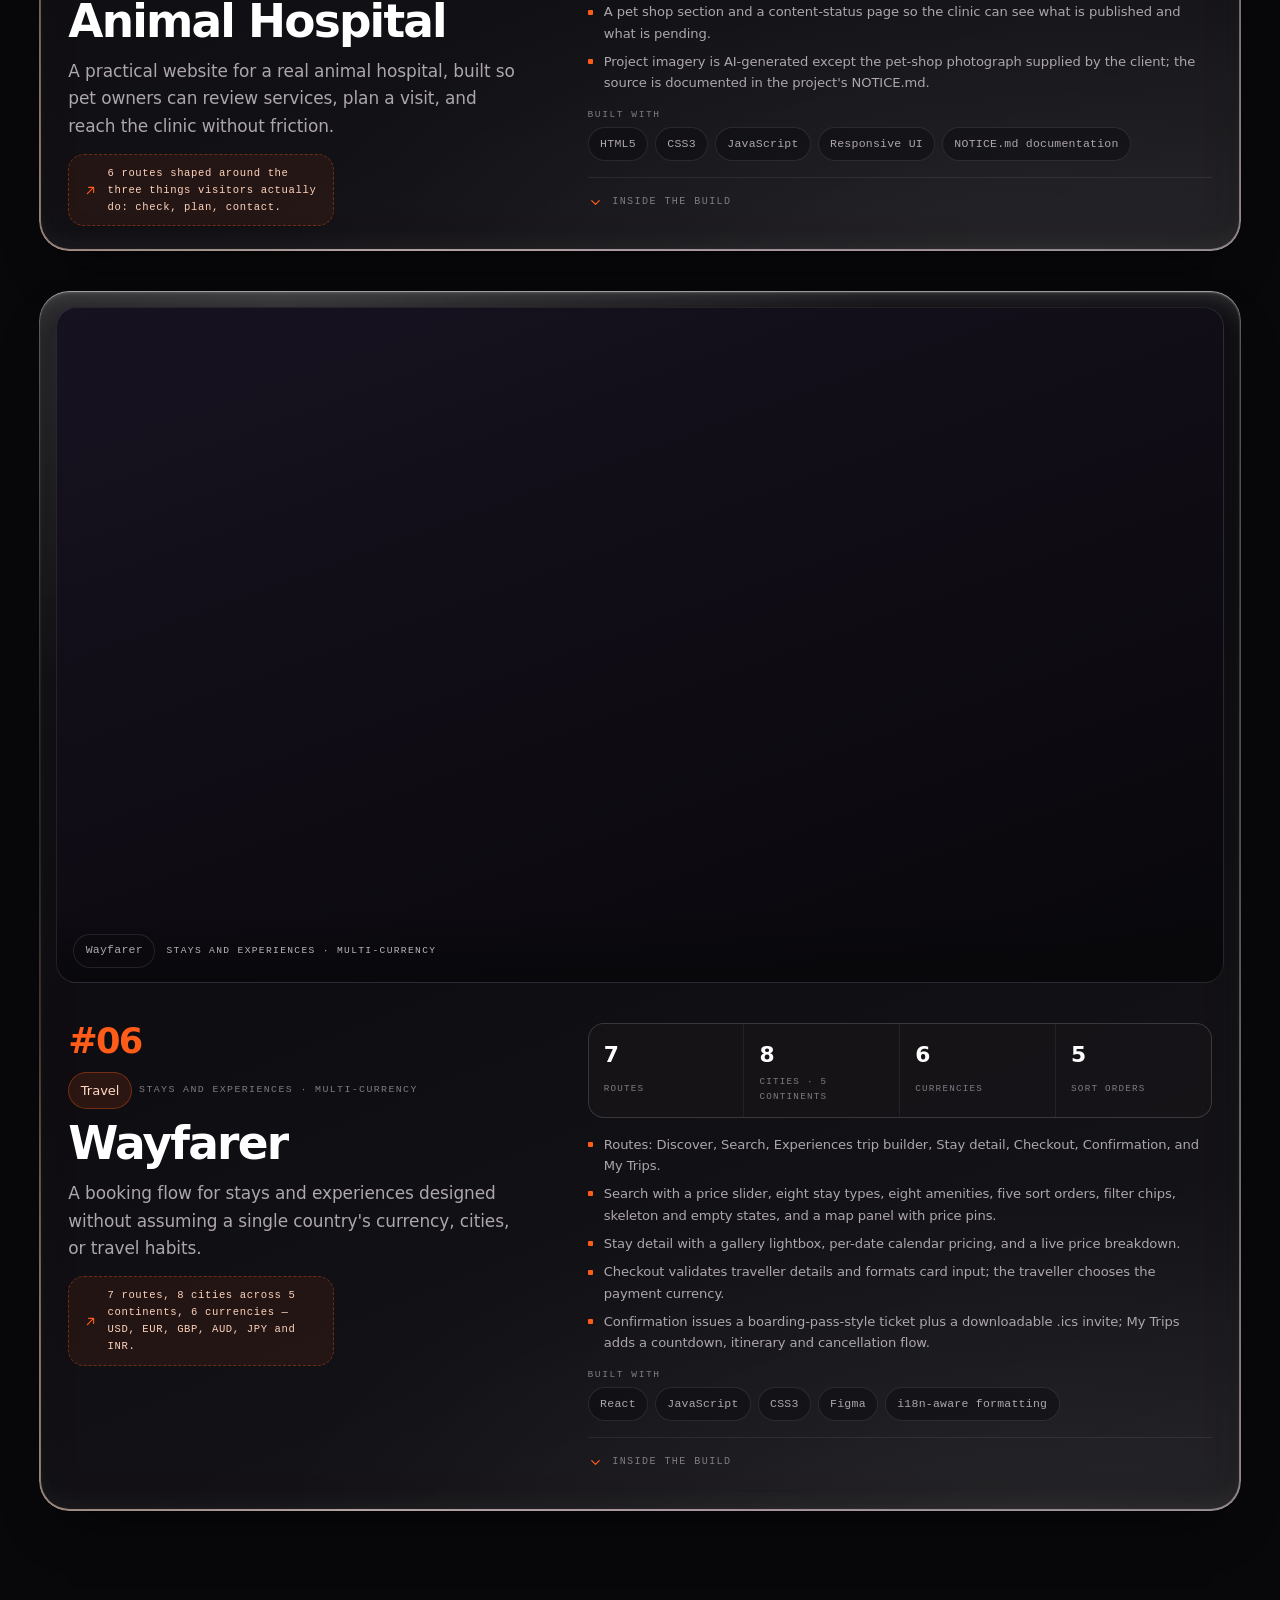
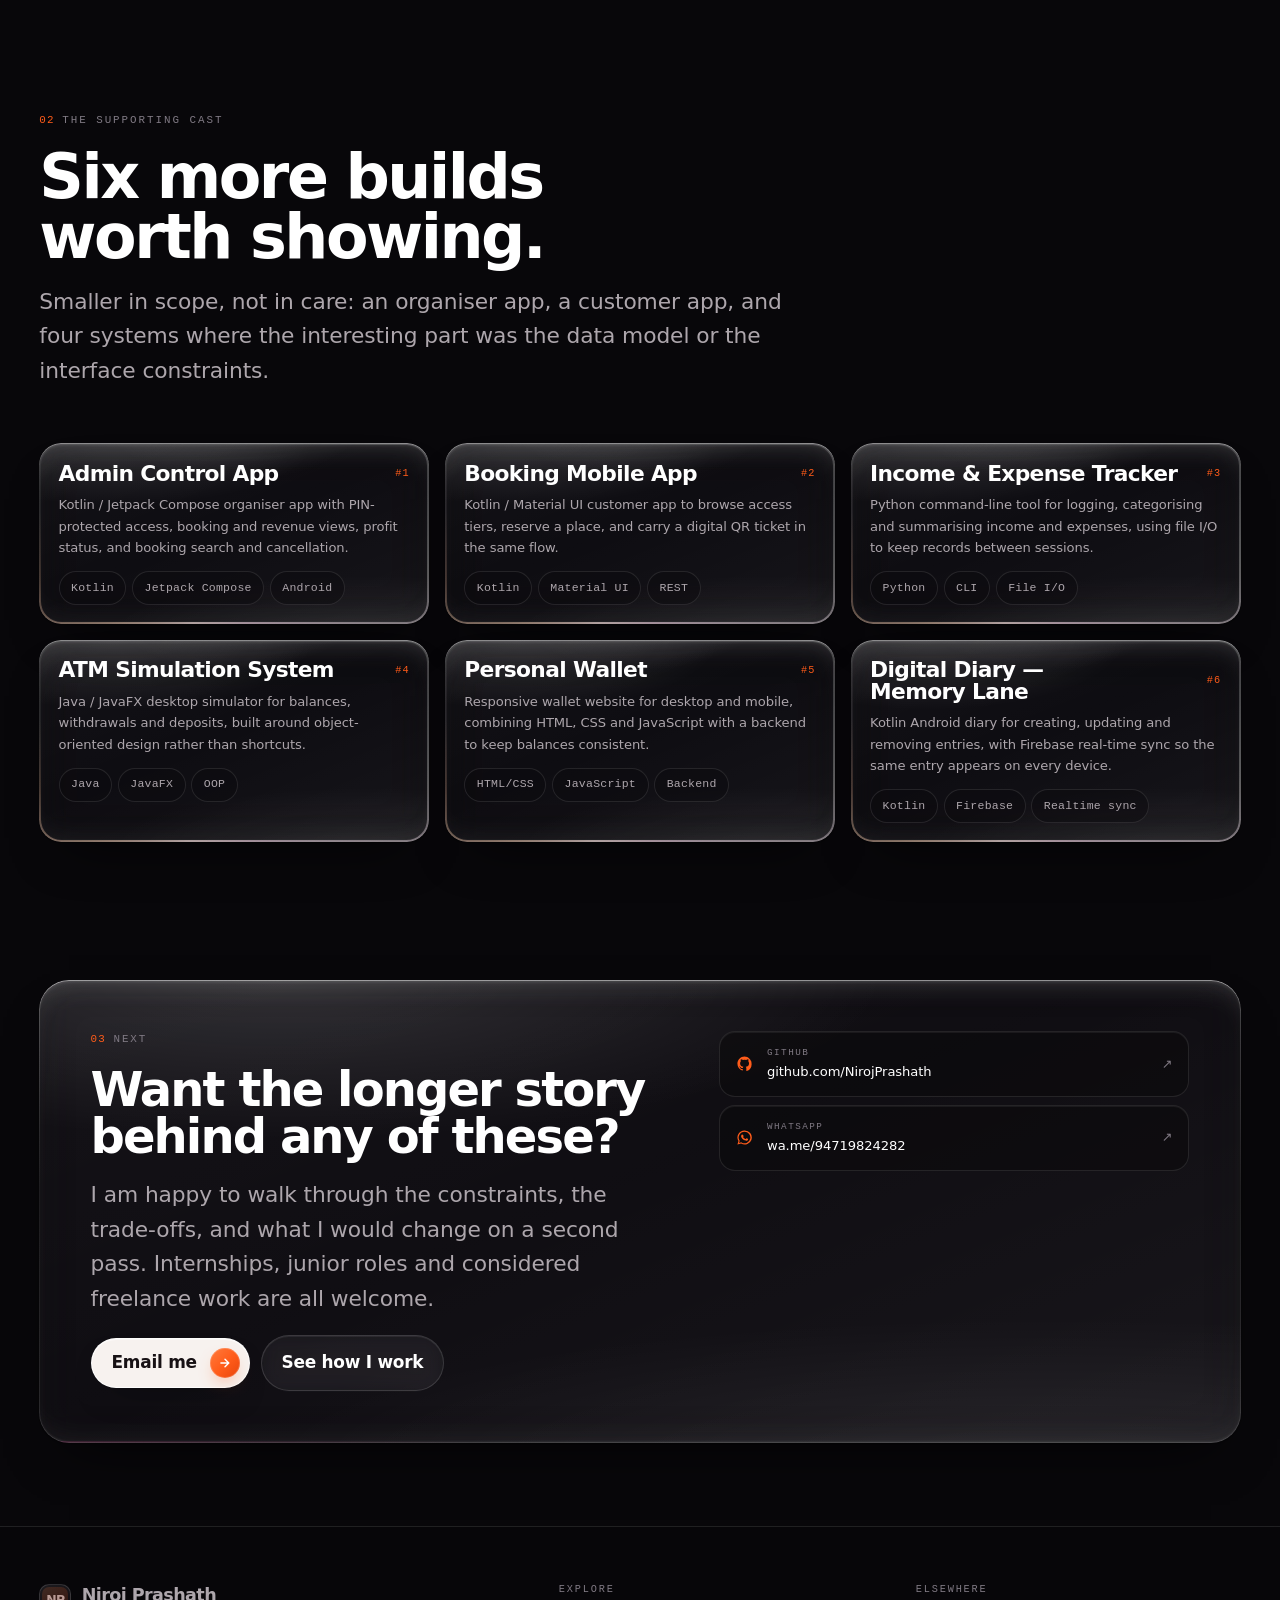
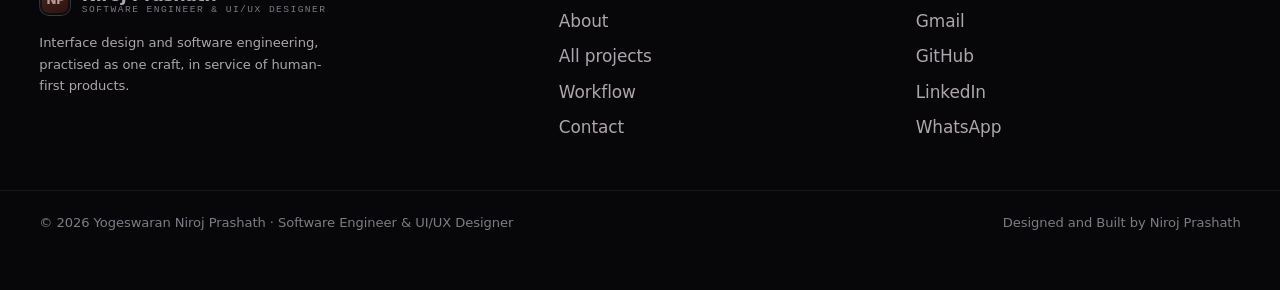
<file: projects.html>
<!DOCTYPE html>
<html lang="en">
<head>
<meta charset="utf-8">
<meta name="viewport" content="width=device-width, initial-scale=1, viewport-fit=cover">
<title>Projects — Yogeswaran Niroj Prashath</title>
<meta name="description" content="Six detailed case studies plus six supporting builds: RAASTA emergency response, Iron Tide, Knuckles Roasters, B-Ceylon ticketing, Vet Lanka Animal Hospital and Wayfarer — designed and engineered by Niroj Prashath.">
<meta name="theme-color" content="#08070A">
<meta name="color-scheme" content="dark">
<link rel="canonical" href="projects.html">

<meta property="og:type" content="website">
<meta property="og:title" content="Projects — Yogeswaran Niroj Prashath">
<meta property="og:description" content="Six case studies and six supporting builds: mobility, fitness, commerce, ticketing, healthcare and travel.">
<meta property="og:image" content="assets/img/og-card.jpg">
<meta name="twitter:card" content="summary_large_image">
<meta name="twitter:image" content="assets/img/og-card.jpg">

<link rel="icon" href="assets/img/favicon.svg" type="image/svg+xml">
<link rel="apple-touch-icon" href="assets/img/avatar-portrait.jpg">

<link rel="stylesheet" href="css/base.css">
<link rel="stylesheet" href="css/layout.css">
<link rel="stylesheet" href="css/blocks.css">
<link rel="stylesheet" href="css/projects.css">
<noscript><style>.loader{display:none!important}body.is-loading{overflow:auto!important}</style></noscript>
</head>

<body class="is-loading" data-page="projects" data-zone="projects">

<a class="skip-link" href="#main">Skip to content</a>

<!-- ================================= boot loader — reference preloader, re-themed -->
<div class="loader" id="loader" aria-hidden="true">
  <div class="loader__inner">
    <span class="loader__mark"><span>NP</span></span>
    <span class="loader__word"><span>Niroj</span><b>Prashath</b></span>
    <span class="loader__meter">
      <span class="loader__track"><i class="loader__fill"></i></span>
      <span class="loader__read">
        <span>Loading sequence</span>
        <span class="loader__count"><b>000</b> / <i>300</i></span>
      </span>
    </span>
  </div>
</div>

<!-- ================ no scroll canvas on this page: the projects view runs no
     avatar. A static aurora field keeps it inside the same design system. -->
<div class="bg-field" aria-hidden="true"><span class="bg-field__aurora"></span><span class="bg-field__grain"></span></div>
<div class="cursor-light" aria-hidden="true"></div>

<div class="scroll-rail" aria-hidden="true"><div class="scroll-rail__bar"></div></div>


<!-- ============================================================== header -->
<header class="site-head">
  <div class="wrap wrap-wide site-head__inner">
    <a class="brand" href="index.html#top" aria-label="Yogeswaran Niroj Prashath — home">
      <span class="brand__mark" aria-hidden="true"><span>NP</span></span>
      <span class="brand__text">
        <span class="brand__name">Niroj Prashath</span>
        <span class="brand__role">Software Engineer &amp; UI/UX</span>
      </span>
    </a>

    <nav class="nav" aria-label="Primary">
      <a class="nav__link" href="index.html#home">Home</a>
      <a class="nav__link" href="index.html#about">About</a>
      <a class="nav__link" href="projects.html" aria-current="page">Projects</a>
      <a class="nav__link" href="index.html#workflow">Workflow</a>
      <a class="nav__link" href="index.html#contact">Contact</a>
    </nav>

    <div class="head-actions">
      <span class="head-status"><i></i>Open to work</span>
      <a class="btn btn--primary btn--sm" href="index.html#contact">
        Get in touch
        <span class="btn__orb"><svg viewBox="0 0 24 24" fill="none" stroke="currentColor" stroke-width="2.4" stroke-linecap="round" stroke-linejoin="round" aria-hidden="true"><path d="M5 12h13M12 5.5 18.5 12 12 18.5"/></svg></span>
      </a>
      <button class="burger" type="button" aria-expanded="false" aria-controls="mobile-sheet" aria-label="Open menu">
        <span></span><span></span><span></span>
      </button>
    </div>
  </div>
</header>

<div class="sheet" id="mobile-sheet" aria-hidden="true" aria-label="Menu">
  <a class="sheet__link" href="index.html#home">Home <span class="sheet__arrow" aria-hidden="true">→</span></a>
  <a class="sheet__link" href="index.html#about">About <span class="sheet__arrow" aria-hidden="true">→</span></a>
  <a class="sheet__link" href="projects.html">Projects <span class="sheet__arrow" aria-hidden="true">→</span></a>
  <a class="sheet__link" href="index.html#workflow">Workflow <span class="sheet__arrow" aria-hidden="true">→</span></a>
  <a class="sheet__link" href="index.html#contact">Contact <span class="sheet__arrow" aria-hidden="true">→</span></a>
  <div class="sheet__foot">
    <a class="btn btn--primary" href="https://mail.google.com/mail/?view=cm&amp;fs=1&amp;to=yogeswarannirojprashath@gmail.com" target="_blank" rel="noopener noreferrer">
      Email me
      <span class="btn__orb"><svg viewBox="0 0 24 24" fill="none" stroke="currentColor" stroke-width="2.4" stroke-linecap="round" stroke-linejoin="round" aria-hidden="true"><path d="M5 12h13M12 5.5 18.5 12 12 18.5"/></svg></span>
    </a>
    <a class="btn btn--ghost" href="https://github.com/NirojPrashath" target="_blank" rel="noopener noreferrer">GitHub</a>
  </div>
</div>

<main id="main">
  <a id="top"></a>

  <!-- =========================================================== masthead -->
  <header class="proj-head" data-zone="projects">
    <div class="wrap wrap-wide">
      <div class="proj-head__grid">
        <div>
          <span class="label"><b>01</b> Selected work</span>
          <h1 class="proj-head__title" style="margin-top:1rem">
            Designed with intent.<br>
            <em class="accent-text">Engineered to matter.</em>
          </h1>
        </div>
        <div class="proj-head__intro">
          <p class="lede" data-reveal>
            Six case studies, each one a product somebody could use: mobility, fitness, commerce,
            ticketing, healthcare and travel. Every entry lists what the thing does, what it was
            built with, and the decisions that shaped it.
          </p>
          <p class="muted" data-reveal style="font-size:var(--step--1);--reveal-delay:60ms">
            Filter by discipline, or use the timeline to jump straight to a case.
          </p>
          <div class="proj-head__facts" data-reveal>
            <div><b class="stat__num">06</b><small class="stat__label">Case studies</small></div>
            <div><b class="stat__num">06</b><small class="stat__label">Supporting builds</small></div>
            <div><b class="stat__num">32</b><small class="stat__label">Routes shipped</small></div>
          </div>
        </div>
      </div>
    </div>

    <!-- ========================================================= toolbar -->
    <div class="toolbar">
      <div class="wrap wrap-wide toolbar__inner">
        <div class="filters" id="filter-slot" role="group" aria-label="Filter case studies"></div>
        <span class="toolbar__count" data-count-visible>6 case studies</span>
        <nav class="jump" id="jump-slot" aria-label="Case study timeline"></nav>
      </div>
    </div>
  </header>

  <!-- ============================================================= cases -->
  <section class="wrap wrap-wide" aria-label="Case studies">
    <div class="cases" id="cases-slot"></div>
    <p class="case-empty">Nothing in this discipline yet — try another filter.</p>
  </section>

  <!-- ==================================================== supporting cast -->
  <section class="section" id="supporting" aria-labelledby="cast-title">
    <div class="wrap wrap-wide">
      <div class="sec-head">
        <span class="label"><b>02</b> The supporting cast</span>
        <h2 class="sec-head__title" id="cast-title" data-reveal>Six more builds worth showing.</h2>
        <p class="lede" data-reveal style="--reveal-delay:60ms">
          Smaller in scope, not in care: an organiser app, a customer app, and four systems where the
          interesting part was the data model or the interface constraints.
        </p>
      </div>
      <div class="cast" id="cast-slot"></div>
    </div>
  </section>

  <!-- ================================================================= CTA -->
  <section class="wrap wrap-wide" aria-label="Get in touch">
    <div class="contact glass glass--deep glass--edge">
      <div class="contact__body">
        <span class="label"><b>03</b> Next</span>
        <h2 data-reveal>Want the longer story behind any of these?</h2>
        <p class="lede" data-reveal style="--reveal-delay:70ms">
          I am happy to walk through the constraints, the trade-offs, and what I would change on a
          second pass. Internships, junior roles and considered freelance work are all welcome.
        </p>
        <div class="btn-row" data-reveal style="--reveal-delay:110ms">
          <a class="btn btn--primary" href="https://mail.google.com/mail/?view=cm&amp;fs=1&amp;to=yogeswarannirojprashath@gmail.com" target="_blank" rel="noopener noreferrer">
            Email me
            <span class="btn__orb"><svg viewBox="0 0 24 24" fill="none" stroke="currentColor" stroke-width="2.4" stroke-linecap="round" stroke-linejoin="round" aria-hidden="true"><path d="M5 12h13M12 5.5 18.5 12 12 18.5"/></svg></span>
          </a>
          <a class="btn btn--ghost" href="index.html#workflow">See how I work</a>
        </div>
      </div>
      <div class="contact__list">
        <a class="contact__item" href="https://github.com/NirojPrashath" target="_blank" rel="noopener noreferrer">
          <svg viewBox="0 0 24 24" fill="currentColor" aria-hidden="true"><path d="M12 2C6.5 2 2 6.6 2 12.3c0 4.5 2.9 8.4 6.8 9.7.5.1.7-.2.7-.5v-1.7c-2.8.6-3.4-1.4-3.4-1.4-.5-1.2-1.1-1.5-1.1-1.5-.9-.7.1-.7.1-.7 1 .1 1.6 1.1 1.6 1.1.9 1.6 2.4 1.2 3 .9.1-.7.4-1.2.7-1.5-2.2-.3-4.6-1.2-4.6-5.1 0-1.1.4-2 1-2.8-.1-.3-.4-1.3.1-2.7 0 0 .8-.3 2.7 1a9 9 0 0 1 5 0c1.9-1.3 2.7-1 2.7-1 .5 1.4.2 2.4.1 2.7.6.8 1 1.7 1 2.8 0 3.9-2.3 4.8-4.6 5.1.4.4.8 1.1.8 2.2v3.3c0 .3.2.6.7.5A10.3 10.3 0 0 0 22 12.3C22 6.6 17.5 2 12 2Z"/></svg>
          <span><small>GitHub</small><b>github.com/NirojPrashath</b></span>
          <em>↗</em>
        </a>
        <a class="contact__item" href="https://wa.me/94719824282" target="_blank" rel="noopener noreferrer">
          <svg viewBox="0 0 24 24" fill="currentColor" aria-hidden="true"><path d="M12 2a9.9 9.9 0 0 0-8.5 15L2 22l5.2-1.4A10 10 0 1 0 12 2Zm0 1.8a8.2 8.2 0 1 1-4.2 15.2l-.4-.2-3 .8.8-2.9-.2-.4A8.2 8.2 0 0 1 12 3.8Zm-3.2 4c-.2 0-.5.1-.7.4-.3.3-.9 1-.9 2s.7 2 1 2.4c.4.5 1.6 2.5 4 3.4 2 .8 2.4.6 2.9.6.5-.1 1.5-.6 1.7-1.2.2-.6.2-1.1.2-1.2 0-.1-.2-.2-.5-.3l-1.5-.7c-.2-.1-.4-.1-.5.1l-.6.8c-.1.2-.3.2-.5.1-.3-.1-1.1-.4-2-1.2-.7-.6-1.1-1.3-1.2-1.5-.1-.2 0-.3.1-.4l.4-.5c.1-.2.1-.3 0-.5l-.6-1.5c-.2-.4-.4-.4-.5-.4h-.4Z"/></svg>
          <span><small>WhatsApp</small><b>wa.me/94719824282</b></span>
          <em>↗</em>
        </a>
      </div>
    </div>
  </section>
</main>

<footer class="site-foot" id="footer-slot"></footer>

<script src="js/data.js" defer></script>
<script src="js/sequence.js" defer></script>
<script src="js/render.js" defer></script>
<script src="js/main.js" defer></script>
</body>
</html>
</file>
<file: css/base.css>
/* ==========================================================================
   NP / base.css, design system
   Direction: near-black cinematic base, magenta→red atmospheric bloom,
   a single warm orange accent, heavy geometric display type, hairline rules
   and refined physical-glass surfaces.
   ========================================================================== */

:root {
  /* --- surfaces ---------------------------------------------------------- */
  --ink-0: #08070A;           /* page */
  --ink-1: #0C0A10;           /* raised */
  --ink-2: #110E15;           /* card */
  --ink-3: #171220;           /* nested / hovered */
  --ink-4: #1E1729;

  /* --- hairlines -------------------------------------------------------- */
  --line: rgba(255, 255, 255, 0.075);
  --line-2: rgba(255, 255, 255, 0.14);
  --line-3: rgba(255, 255, 255, 0.26);

  /* --- text (reference reads white-first, then warm grey) --------------- */
  --text: #FFFFFF;
  --soft: #EDE7E4;
  --muted: #ADA6AC;
  --dim: #807A84;

  /* --- accent: ONE warm orange, carried by CTAs, numerals and eyebrows -- */
  --accent: #FF5C1A;
  --accent-hi: #FF7B3D;
  --accent-deep: #E8450C;
  --accent-ink: #180703;       /* text colour on an accent fill */
  --accent-soft: rgba(255, 92, 26, 0.14);
  --accent-line: rgba(255, 92, 26, 0.34);

  /* --- atmosphere: the magenta → red bloom behind everything ------------ */
  --bloom-magenta: #B3246F;
  --bloom-red: #E23A2F;
  --bloom-amber: #FF8A3D;

  /* gradients used for rules, numerals and glows */
  --grad: linear-gradient(90deg, var(--accent) 0%, var(--bloom-red) 58%, var(--bloom-magenta) 100%);
  --grad-warm: linear-gradient(135deg, var(--accent-hi) 0%, var(--accent) 52%, var(--accent-deep) 100%);
  --grad-sheen: linear-gradient(135deg, rgba(255, 255, 255, 0.08), rgba(255, 255, 255, 0) 46%);

  /* --- type ------------------------------------------------------------- */
  /* Geometric-grotesque display stack. Poppins/Gilroy/Montserrat are used when
     the visitor already has them; otherwise Inter/system-ui at weight 800+ with
     tight tracking reads very close to the reference. See README to self-host. */
  --font-sans: "Inter", system-ui, -apple-system, "Segoe UI", Roboto, "Helvetica Neue", Arial, sans-serif;
  --font-display: "Poppins", "Gilroy", "Montserrat", "Inter Tight", var(--font-sans);
  --font-mono: ui-monospace, "SF Mono", "JetBrains Mono", Menlo, Consolas, monospace;

  --step--1: clamp(0.76rem, 0.74rem + 0.10vw, 0.84rem);
  --step-0: clamp(0.98rem, 0.95rem + 0.16vw, 1.06rem);
  --step-1: clamp(1.12rem, 1.04rem + 0.40vw, 1.40rem);
  --step-2: clamp(1.40rem, 1.20rem + 0.90vw, 2.00rem);
  --step-3: clamp(1.80rem, 1.40rem + 1.80vw, 3.10rem);
  --step-4: clamp(2.20rem, 1.55rem + 2.90vw, 4.20rem);
  --step-5: clamp(2.70rem, 1.55rem + 5.20vw, 6.40rem);   /* hero */
  --step-6: clamp(3.10rem, 1.60rem + 6.40vw, 7.60rem);   /* masthead */

  /* --- space ------------------------------------------------------------ */
  --gutter: clamp(1.15rem, 0.7rem + 2.2vw, 3.25rem);
  --section-y: clamp(4.5rem, 3rem + 7vw, 9.5rem);
  --maxw: 1220px;
  --maxw-wide: 1420px;

  /* --- shape ------------------------------------------------------------ */
  --r-xs: 6px;
  --r-s: 10px;
  --r-m: 16px;
  --r-l: 22px;
  --r-xl: 30px;
  --r-pill: 999px;

  /* --- motion ----------------------------------------------------------- */
  --ease-out: cubic-bezier(0.22, 0.61, 0.36, 1);
  --ease-inout: cubic-bezier(0.65, 0.05, 0.36, 1);
  --ease-spring: cubic-bezier(0.16, 1, 0.3, 1);
  --t-fast: 180ms;
  --t-med: 320ms;
  --t-slow: 620ms;

  /* --- depth: restrained, never heavy ----------------------------------- */
  --shadow-1: 0 1px 0 rgba(255, 255, 255, 0.035), 0 14px 34px -26px rgba(0, 0, 0, 0.9);
  --shadow-2: 0 1px 0 rgba(255, 255, 255, 0.045), 0 28px 60px -34px rgba(0, 0, 0, 0.95);
  --shadow-3: 0 1px 0 rgba(255, 255, 255, 0.05), 0 46px 90px -44px rgba(0, 0, 0, 0.98);
  --shadow-accent: 0 20px 50px -26px rgba(255, 92, 26, 0.5);

  --header-h: 72px;

  /* --- glass ------------------------------------------------------------
     Physical glass, not "blur everywhere": a semi-opaque tint, a capped blur,
     an inner top highlight, faint bottom weight, a diagonal specular sheen and
     a hairline edge. Tuned so body copy holds >9:1 contrast on the darkest
     frame and >6:1 on the brightest bloom. */
  --glass-0: rgba(13, 10, 14, 0.42);      /* chips, small fills */
  --glass-1: rgba(14, 11, 15, 0.56);      /* cards, panels */
  --glass-2: rgba(16, 12, 17, 0.68);      /* large heroes, sticky bars */
  --glass-line: rgba(255, 255, 255, 0.10);
  --glass-edge: rgba(255, 255, 255, 0.055);
  --glass-hi: rgba(255, 255, 255, 0.10);  /* inner top highlight */
  --glass-lo: rgba(0, 0, 0, 0.34);        /* inner bottom weight */
  --glass-blur: 14px;
}

/* ------------------------------------------------------------------ reset */
*,
*::before,
*::after { box-sizing: border-box; }

* { margin: 0; }

html {
  -webkit-text-size-adjust: 100%;
  scroll-behavior: smooth;
  scroll-padding-top: calc(var(--header-h) + 18px);
  overflow-x: clip;
}

body {
  background-color: var(--ink-0);
  color: var(--text);
  font-family: var(--font-sans);
  font-size: var(--step-0);
  line-height: 1.62;
  font-weight: 400;
  letter-spacing: -0.005em;
  -webkit-font-smoothing: antialiased;
  -moz-osx-font-smoothing: grayscale;
  overflow-x: clip;
  min-height: 100%;
}

body.is-locked { overflow: hidden; }

img, svg, canvas, video { display: block; max-width: 100%; }
img { height: auto; }

a { color: inherit; text-decoration: none; }

button {
  font: inherit;
  color: inherit;
  background: none;
  border: 0;
  cursor: pointer;
}

ul, ol { list-style: none; padding: 0; }

input, textarea, select { font: inherit; color: inherit; }

::selection { background: rgba(255, 92, 26, 0.34); color: #fff; }

:focus-visible {
  outline: 2px solid var(--accent);
  outline-offset: 3px;
  border-radius: 4px;
}

/* ---------------------------------------------------------------- typography */
h1, h2, h3, h4 {
  font-family: var(--font-display);
  font-weight: 800;
  line-height: 0.98;
  letter-spacing: -0.04em;
  text-wrap: balance;
}

h1 { font-size: var(--step-5); }
h2 { font-size: var(--step-4); }
h3 { font-size: var(--step-2); letter-spacing: -0.03em; }
h4 { font-size: var(--step-1); letter-spacing: -0.025em; font-weight: 700; }

p { text-wrap: pretty; }

.accent-text { color: var(--accent); }

/* the reference's "Hey, I'm a" eyebrow: small, warm, medium weight */
.eyebrow {
  display: inline-flex;
  align-items: center;
  gap: 0.6em;
  font-family: var(--font-sans);
  font-size: clamp(0.86rem, 0.82rem + 0.2vw, 1.02rem);
  font-weight: 600;
  letter-spacing: -0.005em;
  text-transform: none;
  color: var(--accent);
}

.eyebrow b {
  font-family: var(--font-mono);
  font-size: 0.8em;
  font-weight: 500;
  letter-spacing: 0.06em;
  color: var(--accent);
}

.eyebrow--rule::before {
  content: "";
  width: 22px;
  height: 1px;
  background: var(--accent-line);
  flex: none;
}

/* section labels keep the mono/upper treatment but in white-dim, with the
   index in the accent, the numbered rhythm the reference establishes */
.label {
  display: inline-flex;
  align-items: baseline;
  gap: 0.7em;
  font-family: var(--font-mono);
  font-size: 0.68rem;
  letter-spacing: 0.18em;
  text-transform: uppercase;
  color: var(--dim);
}

.label b {
  color: var(--accent);
  font-weight: 500;
  letter-spacing: 0.1em;
}

.lede {
  font-size: var(--step-1);
  color: var(--muted);
  line-height: 1.6;
  max-width: 62ch;
}

.muted { color: var(--muted); }
.dim { color: var(--dim); }
.mono { font-family: var(--font-mono); font-variant-numeric: tabular-nums; }
.center { text-align: center; }

.sr-only {
  position: absolute;
  width: 1px; height: 1px;
  padding: 0; margin: -1px;
  overflow: hidden;
  clip: rect(0 0 0 0);
  white-space: nowrap;
  border: 0;
}

.skip-link {
  position: fixed;
  top: 10px;
  left: 10px;
  z-index: 999;
  transform: translateY(-160%);
  padding: 0.7rem 1.05rem;
  border-radius: var(--r-s);
  background: var(--ink-2);
  border: 1px solid var(--line-2);
  color: var(--text);
  font-size: var(--step--1);
  transition: transform var(--t-fast) var(--ease-out);
}

.skip-link:focus { transform: translateY(0); }

/* ---------------------------------------------------------------- utilities */
.wrap {
  width: 100%;
  max-width: var(--maxw);
  margin-inline: auto;
  padding-inline: var(--gutter);
}

.wrap-wide { max-width: var(--maxw-wide); }

.section { padding-block: var(--section-y); position: relative; }

.hr {
  height: 1px;
  border: 0;
  background: linear-gradient(90deg, transparent, var(--line-2) 12%, var(--line-2) 88%, transparent);
}

/* =============================================================== glass */
/**
 * LIQUID GLASS, one card surface, used by every card on both pages.
 *
 * Modelled on tempered privacy glass: a milky, faintly cool slab that sits
 * *over* the scene rather than in it. The backdrop stays visible through it,
 * but softened and reduced in clarity, never a clear window, never a flat
 * transparent panel, never a plain blur rectangle.
 *
 * The stack, in paint order:
 *   1. body          a dark cool tint (carries contrast) with a milky white
 *                    veil laid over it, the frost
 *   2. backdrop      a generous blur plus saturation and a small brightness
 *                    lift, so the scene reads as softly distorted colour
 *   3. depth         inner light and shade spread down the face: bright at the
 *                    top, a soft bounce along the bottom lip, faint inner
 *                    falloff, the slab has thickness
 *   4. reflections   two broad, low-opacity internal highlights (top-left and
 *                    lower-right) as if light were passing through the glass
 *   5. edge          a 1.6px conic lensing rim, bright where light hits
 *   6. dispersion    a second, offset ring in warm orange and magenta, the
 *                    chromatic fringe real glass throws at its edge
 *   7. elevation     a tight contact shadow plus one wide, soft ambient shadow
 *   8. specular      a pointer-tracked highlight (--mx / --my, see bootGlass)
 *
 * Variants change thickness and tint only, never the recipe:
 *   .glass--deep   thicker slab for large panels
 *   .glass--soft   thinner for chips and small fills
 *   .glass--edge   extra-crisp rim (kept for existing markup)
 *   .glass--travel hover sweep (work cards)
 */
.glass {
  position: relative;
  isolation: isolate;
  border: 0;
  border-radius: var(--r-l);

  --glass-b: 17px;                            /* frost depth */
  --glass-tint: rgba(15, 14, 19, 0.25);       /* cool body, carries contrast */
  --glass-milk: rgba(255, 255, 255, 0.055);   /* the frost itself */

  background-color: var(--glass-tint);
  background-image:
    /* pointer specular */
    radial-gradient(260px 180px at var(--mx, 50%) var(--my, -40%),
      rgba(255, 255, 255, 0.20), rgba(255, 255, 255, 0) 62%),
    /* internal reflections passing through the slab */
    radial-gradient(70% 48% at 20% 0%, rgba(255, 255, 255, 0.13), rgba(255, 255, 255, 0) 72%),
    radial-gradient(88% 42% at 84% 104%, rgba(255, 255, 255, 0.075), rgba(255, 255, 255, 0) 74%),
    /* the milky frost, angled with the light */
    linear-gradient(158deg,
      var(--glass-milk) 0%,
      rgba(255, 255, 255, 0.03) 46%,
      rgba(255, 255, 255, 0.065) 100%);

  -webkit-backdrop-filter: blur(var(--glass-b)) saturate(142%) brightness(1.06) contrast(1.02);
  backdrop-filter: blur(var(--glass-b)) saturate(136%) brightness(1.10) contrast(1.03);

  box-shadow:
    /* --- thickness: light caught along the top edge, spilling down the face */
    inset 0 1px 0 rgba(255, 255, 255, 0.30),
    inset 0 3px 4px -2px rgba(255, 255, 255, 0.20),
    inset 0 20px 34px -26px rgba(255, 255, 255, 0.30),
    /* --- the lit bottom lip where light exits the slab */
    inset 0 -2px 3px -1px rgba(255, 255, 255, 0.16),
    inset 0 -22px 34px -26px rgba(255, 255, 255, 0.09),
    /* --- faint inner falloff so the face is not flat */
    inset 0 0 40px rgba(0, 0, 0, 0.13),
    /* --- contact + ambient */
    0 1px 2px rgba(0, 0, 0, 0.42),
    0 26px 54px -30px rgba(0, 0, 0, 0.88);

  transition: box-shadow 520ms var(--ease-out), transform 520ms var(--ease-out),
              background-color 400ms var(--ease-out), backdrop-filter 400ms var(--ease-out);
}

/* edge: lensing rim with a faint chromatic fringe */
.glass::before {
  content: "";
  position: absolute;
  inset: 0;
  border-radius: inherit;
  padding: 1.6px;
  background:
    conic-gradient(from 205deg at 50% 50%,
      rgba(255, 255, 255, 0.52) 0deg,
      rgba(255, 255, 255, 0.09) 52deg,
      rgba(255, 255, 255, 0.015) 118deg,
      rgba(255, 255, 255, 0.09) 196deg,
      rgba(255, 255, 255, 0.40) 290deg,
      rgba(255, 255, 255, 0.52) 360deg),
    conic-gradient(from 232deg at 50% 50%,
      rgba(255, 138, 61, 0.26) 0deg,
      rgba(255, 255, 255, 0) 44deg,
      rgba(255, 255, 255, 0) 226deg,
      rgba(179, 36, 111, 0.26) 300deg,
      rgba(255, 138, 61, 0.26) 360deg);
  -webkit-mask: linear-gradient(#000 0 0) content-box, linear-gradient(#000 0 0);
  -webkit-mask-composite: xor;
  mask: linear-gradient(#000 0 0) content-box, linear-gradient(#000 0 0);
  mask-composite: exclude;
  pointer-events: none;
}

.glass--deep {
  --glass-tint: rgba(16, 15, 20, 0.32);
  --glass-milk: rgba(255, 255, 255, 0.05);
  --glass-b: 19px;
}

.glass--soft {
  --glass-tint: rgba(16, 15, 20, 0.18);
  --glass-milk: rgba(255, 255, 255, 0.07);
  --glass-b: 13px;
  border-radius: var(--r-m);
  box-shadow:
    inset 0 1px 0 rgba(255, 255, 255, 0.24),
    inset 0 2px 3px -1.5px rgba(255, 255, 255, 0.16),
    inset 0 -1.5px 2px -1px rgba(255, 255, 255, 0.12),
    0 1px 2px rgba(0, 0, 0, 0.36),
    0 16px 32px -24px rgba(0, 0, 0, 0.82);
}

/* crisper rim for surfaces that carry small type */
.glass--edge::after {
  content: "";
  position: absolute;
  inset: 0;
  border-radius: inherit;
  padding: 1px;
  background: linear-gradient(180deg, rgba(255, 255, 255, 0.19), rgba(255, 255, 255, 0) 46%, rgba(255, 255, 255, 0.07));
  -webkit-mask: linear-gradient(#000 0 0) content-box, linear-gradient(#000 0 0);
  -webkit-mask-composite: xor;
  mask: linear-gradient(#000 0 0) content-box, linear-gradient(#000 0 0);
  mask-composite: exclude;
  pointer-events: none;
}

/* highlight that travels across a surface on hover */
.glass--travel::after {
  content: "";
  position: absolute;
  inset: 0;
  border-radius: inherit;
  background: linear-gradient(115deg, rgba(255, 255, 255, 0) 38%, rgba(255, 255, 255, 0.08) 48%, rgba(255, 255, 255, 0) 58%);
  transform: translateX(-40%);
  opacity: 0;
  pointer-events: none;
  transition: transform 900ms var(--ease-out), opacity 420ms var(--ease-out);
}

.glass--travel:hover::after { transform: translateX(40%); opacity: 1; }

/* dynamic thickness: the slab deepens slightly as the pointer comes onto it */
@media (hover: hover) and (pointer: fine) {
  .glass:hover {
    --glass-b: 21px;
    --glass-tint: rgba(16, 15, 20, 0.29);
    box-shadow:
      inset 0 1px 0 rgba(255, 255, 255, 0.34),
      inset 0 3px 4px -2px rgba(255, 255, 255, 0.24),
      inset 0 20px 34px -26px rgba(255, 255, 255, 0.34),
      inset 0 -2px 3px -1px rgba(255, 255, 255, 0.19),
      inset 0 -22px 34px -26px rgba(255, 255, 255, 0.11),
      inset 0 0 44px rgba(0, 0, 0, 0.15),
      0 2px 4px rgba(0, 0, 0, 0.46),
      0 34px 70px -32px rgba(0, 0, 0, 0.92);
  }
}

/* where frost cannot be computed, keep the slab readable but still layered */
@supports not ((backdrop-filter: blur(6px)) or (-webkit-backdrop-filter: blur(6px))) {
  .glass {
    background-color: rgba(21, 20, 26, 0.90);
    background-image:
      linear-gradient(158deg, rgba(255, 255, 255, 0.10), rgba(255, 255, 255, 0.035) 46%, rgba(255, 255, 255, 0.07) 100%);
  }
}

@media (prefers-reduced-transparency: reduce) {
  .glass {
    background-color: rgba(20, 19, 25, 0.96);
    -webkit-backdrop-filter: none;
    backdrop-filter: none;
  }
}

/* opaque panel (kept: used where a surface must not let the canvas through) */
.panel {
  position: relative;
  background: var(--ink-2);
  border: 1px solid var(--line);
  border-radius: var(--r-l);
}

.panel--raised { background: var(--ink-1); }
.panel--flat { border-radius: var(--r-m); }

.panel-hairline {
  position: absolute;
  inset: 0 0 auto 0;
  height: 1px;
  background: var(--grad);
  opacity: 0.85;
}

/* ------------------------------------------------------------------ chips */
.chip {
  display: inline-flex;
  align-items: center;
  gap: 0.45em;
  padding: 0.42rem 0.72rem;
  border: 1px solid var(--glass-line);
  border-radius: var(--r-pill);
  background-color: rgba(13, 10, 14, 0.5);
  color: var(--soft);
  font-size: var(--step--1);
  letter-spacing: -0.005em;
  white-space: nowrap;
}

.chip--mono { font-family: var(--font-mono); font-size: 0.72rem; letter-spacing: 0.02em; color: var(--muted); }

.chip--accent {
  border-color: var(--accent-line);
  color: #FFD9C4;
  background-color: rgba(255, 92, 26, 0.12);
}

.chip--live::before {
  content: "";
  width: 7px; height: 7px;
  border-radius: 50%;
  background: var(--accent);
  box-shadow: 0 0 0 3px rgba(255, 92, 26, 0.18);
}

/* ----------------------------------------------------------------- buttons */
.btn {
  position: relative;
  display: inline-flex;
  align-items: center;
  justify-content: center;
  gap: 0.65em;
  padding: 0.85rem 1.2rem;
  border-radius: var(--r-pill);
  border: 1px solid var(--line-2);
  background-color: rgba(16, 12, 17, 0.5);
  -webkit-backdrop-filter: blur(10px) saturate(130%);
  backdrop-filter: blur(10px) saturate(130%);
  color: var(--text);
  font-weight: 600;
  font-size: var(--step-0);
  letter-spacing: -0.015em;
  box-shadow: inset 0 1px 0 rgba(255, 255, 255, 0.07);
  transition: border-color var(--t-fast) var(--ease-out),
              transform var(--t-med) var(--ease-spring),
              background-color var(--t-fast) var(--ease-out),
              box-shadow var(--t-med) var(--ease-out),
              color var(--t-fast) var(--ease-out);
}

.btn:hover {
  border-color: var(--line-3);
  background-color: rgba(26, 20, 26, 0.62);
  transform: translateY(-2px);
}

.btn:active { transform: translateY(0); }

.btn__icon { width: 1.05em; height: 1.05em; flex: none; }

/* Primary: the reference's light pill with a warm orb riding on its right edge */
.btn--primary {
  gap: 0.75em;
  padding: 0.55rem 0.6rem 0.55rem 1.25rem;
  background-color: #F7F2EF;
  background-image: none;
  border-color: rgba(255, 255, 255, 0.9);
  color: #171114;
  box-shadow: 0 1px 0 rgba(255, 255, 255, 0.6) inset, 0 16px 34px -20px rgba(0, 0, 0, 0.8);
}

.btn--primary:hover {
  background-color: #FFFFFF;
  border-color: #fff;
  color: #0E0A0C;
  box-shadow: 0 1px 0 rgba(255, 255, 255, 0.7) inset, 0 20px 40px -20px rgba(0, 0, 0, 0.85);
}

.btn__orb {
  display: grid;
  place-items: center;
  width: 30px;
  height: 30px;
  flex: none;
  border-radius: 50%;
  background: var(--grad-warm);
  color: #fff;
  box-shadow: 0 0 0 1px rgba(255, 255, 255, 0.18) inset, 0 8px 18px -8px rgba(255, 92, 26, 0.8);
}

.btn__orb svg { width: 14px; height: 14px; }

.btn--primary:hover .btn__orb { transform: translateX(2px); }
.btn__orb { transition: transform var(--t-med) var(--ease-spring); }

/* Accent fill, used sparingly (a single emphatic action per view) */
.btn--accent {
  padding: 0.6rem 0.7rem 0.6rem 1.3rem;
  gap: 0.8em;
  background-color: var(--accent);
  background-image: var(--grad-warm);
  border-color: rgba(255, 255, 255, 0.16);
  color: var(--accent-ink);
  box-shadow: var(--shadow-accent);
}

.btn--accent .btn__orb { background: rgba(0, 0, 0, 0.28); color: #fff; box-shadow: none; }
.btn--accent:hover { background-color: var(--accent-hi); border-color: rgba(255, 255, 255, 0.28); color: var(--accent-ink); }

.btn--ghost { background-color: rgba(255, 255, 255, 0.03); }
.btn--ghost:hover { background-color: rgba(255, 255, 255, 0.07); }

.btn--sm { padding: 0.55rem 0.95rem; font-size: var(--step--1); }
.btn--sm.btn--primary { padding: 0.4rem 0.45rem 0.4rem 1rem; }
.btn--sm.btn--primary .btn__orb { width: 26px; height: 26px; }
.btn--sm.btn--primary .btn__orb svg { width: 12px; height: 12px; }

.btn-row {
  display: flex;
  flex-wrap: wrap;
  gap: 0.7rem;
  align-items: center;
}

/* text link with a travelling underline */
.link-u {
  position: relative;
  display: inline-flex;
  align-items: center;
  gap: 0.4em;
  padding-bottom: 2px;
  color: var(--text);
}

.link-u::after {
  content: "";
  position: absolute;
  left: 0; bottom: 0;
  width: 100%; height: 1px;
  background: currentColor;
  opacity: 0.3;
  transform-origin: left;
  transition: opacity var(--t-fast) var(--ease-out), transform var(--t-med) var(--ease-out);
}

.link-u:hover::after { opacity: 1; transform: scaleX(1.02); background: var(--accent); height: 2px; }

/* ------------------------------------------------- section header pattern */
.sec-head {
  display: grid;
  gap: 1.05rem;
  max-width: 78ch;
  margin-bottom: clamp(2rem, 1rem + 3vw, 3.6rem);
}

.sec-head__title { font-size: var(--step-4); }

.sec-head__row {
  display: flex;
  flex-wrap: wrap;
  gap: 1.5rem 2.5rem;
  align-items: end;
  justify-content: space-between;
}

/* ------------------------------------------------------------ scroll reveal */
[data-reveal] {
  opacity: 0;
  transform: translateY(20px);
  transition: opacity 760ms var(--ease-out), transform 760ms var(--ease-out);
  transition-delay: var(--reveal-delay, 0ms);
}

[data-reveal].is-in {
  opacity: 1;
  transform: none;
}

[data-reveal="mask"] {
  opacity: 1;
  transform: none;
  clip-path: inset(0 0 100% 0);
  transition: clip-path 900ms var(--ease-spring);
}

[data-reveal="mask"].is-in { clip-path: inset(0 0 0 0); }

/* --------------------------------------------------------- motion prefs */
@media (prefers-reduced-motion: reduce) {
  html { scroll-behavior: auto; }

  *,
  *::before,
  *::after {
    animation-duration: 0.001ms !important;
    animation-iteration-count: 1 !important;
    transition-duration: 0.001ms !important;
    scroll-behavior: auto !important;
  }

  [data-reveal] { opacity: 1 !important; transform: none !important; clip-path: none !important; }
}

@media (max-width: 620px) {
  :root { --header-h: 62px; }
}

/* decorative line breaks that only make sense on wide screens */
@media (max-width: 760px) {
  .hide-sm { display: none; }
}
</file>
<file: css/layout.css>
/* ==========================================================================
   NP / layout.css
   Shell: the fixed scroll canvas, atmospheric bloom + scrim, glass header,
   the reference-led hero (giant type + statement column + numbered strip),
   capability marquee, footer, frame HUD.
   ========================================================================== */

/* ======================================================== projects bg field
   The projects page runs no avatar, so it gets its own atmosphere: a deep
   base, a slow aurora in the project palette, a fine grain and a vignette.
   Built from the same tokens as the home page, so it still reads as one site. */
.bg-field {
  position: fixed;
  inset: 0;
  z-index: 0;
  pointer-events: none;
  background-color: var(--ink-0);
}

.bg-field__aurora {
  position: absolute;
  inset: -20%;
  background:
    radial-gradient(38% 34% at 18% 6%, rgba(255, 92, 26, 0.32), rgba(255, 92, 26, 0) 68%),
    radial-gradient(42% 40% at 86% 18%, rgba(179, 36, 111, 0.36), rgba(179, 36, 111, 0) 70%),
    radial-gradient(50% 40% at 8% 52%, rgba(179, 36, 111, 0.22), rgba(179, 36, 111, 0) 72%),
    radial-gradient(46% 38% at 78% 62%, rgba(255, 92, 26, 0.20), rgba(255, 92, 26, 0) 72%),
    radial-gradient(52% 46% at 58% 96%, rgba(226, 58, 47, 0.26), rgba(226, 58, 47, 0) 74%),
    linear-gradient(180deg, #0A0709 0%, #09080B 42%, #0C080D 100%);
  filter: blur(6px) saturate(118%);
}

.bg-field__grain {
  position: absolute;
  inset: 0;
  opacity: 0.16;
  mix-blend-mode: soft-light;
  background-image: url("data:image/svg+xml;utf8,<svg xmlns='http://www.w3.org/2000/svg' width='140' height='140'><filter id='n'><feTurbulence type='fractalNoise' baseFrequency='.85' numOctaves='2'/></filter><rect width='100%25' height='100%25' filter='url(%23n)'/></svg>");
}

/* a vignette + a hairline horizon keep the wide page from feeling flat */
.bg-field::after {
  content: "";
  position: absolute;
  inset: 0;
  background:
    radial-gradient(130% 90% at 50% 0%, rgba(8, 7, 10, 0) 52%, rgba(8, 7, 10, 0.48) 100%),
    linear-gradient(180deg, rgba(255, 255, 255, 0.05), rgba(255, 255, 255, 0) 26%);
}

body[data-page="projects"] main { position: relative; z-index: 3; }

/* ============================================================ page shell */
/* The content column has to be a positioned layer, otherwise it paints in the
   static flow, i.e. *under* the fixed scrim (z-index 2), and every section
   ends up washed out by the atmosphere pass (and hidden outright when the
   frame stream fails and the fallback scrim goes opaque). */
main {
  position: relative;
  z-index: 3;                       /* content sits above the portrait + scrim */
}

/* ============================================================= boot loader
   The reference portfolio's preloader, re-skinned to this design system:
   the same full-cover field of black + bloom, the name ghosted on line one
   and lit in the accent on line two, and a 2px hairline meter underneath -
   here driven by the real frame stream instead of a fixed timer. */
.loader {
  position: fixed;
  inset: 0;
  z-index: 900;                     /* above header (60), sheet (49), HUD (50) */
  display: grid;
  place-items: center;
  padding: var(--gutter);
  background-color: #070406;
  overflow: hidden;
  transition: opacity 720ms var(--ease-out), visibility 0s linear 720ms;
}

.loader::before {                   /* the same bloom the page opens onto */
  content: "";
  position: absolute;
  inset: -15%;
  background:
    radial-gradient(40% 44% at 50% 40%, rgba(179, 36, 111, 0.34), rgba(179, 36, 111, 0) 70%),
    radial-gradient(44% 40% at 80% 82%, rgba(255, 92, 26, 0.20), rgba(255, 92, 26, 0) 72%);
  pointer-events: none;
}

.loader.is-done { opacity: 0; visibility: hidden; pointer-events: none; }

.loader__inner {
  position: relative;
  display: grid;
  justify-items: center;
  gap: 1.5rem;
  width: min(34rem, 100%);
  text-align: center;
}

.loader__mark {
  position: relative;
  display: grid;
  place-items: center;
  width: 40px; height: 40px;
  border-radius: 12px;
  border: 1px solid var(--line-2);
  background-color: rgba(16, 12, 17, 0.6);
  background-image: linear-gradient(160deg, rgba(255, 255, 255, 0.08), rgba(255, 255, 255, 0));
  font-family: var(--font-display);
  font-weight: 800;
  font-size: 0.9rem;
  letter-spacing: -0.05em;
  color: var(--text);
}

.loader__mark::after {
  content: "";
  position: absolute;
  inset: 2px;
  border-radius: 9px;
  background: var(--grad-warm);
  opacity: 0.2;
}

.loader__mark span { position: relative; z-index: 1; }

.loader__word {
  font-family: var(--font-display);
  font-weight: 800;
  font-size: clamp(2.3rem, 8.4vw, 4.6rem);
  line-height: 0.94;
  letter-spacing: -0.045em;
}

.loader__word > span { display: block; color: rgba(255, 255, 255, 0.085); }  /* ghost line */
.loader__word b {
  display: block;
  background: var(--grad-warm);
  -webkit-background-clip: text;
  background-clip: text;
  color: transparent;
}

.loader__meter { display: grid; gap: 0.7rem; width: min(18.5rem, 74vw); }

.loader__track {
  position: relative;
  display: block;
  height: 2px;
  background: rgba(255, 255, 255, 0.09);
  overflow: hidden;
}

.loader__fill {
  display: block;
  width: 100%; height: 100%;
  background: var(--grad-warm);
  box-shadow: 0 0 12px rgba(255, 92, 26, 0.55);
  transform: scaleX(var(--load-p, 0));
  transform-origin: left center;
  transition: transform 260ms var(--ease-out);
}

.loader__read {
  display: flex;
  align-items: baseline;
  justify-content: space-between;
  gap: 1rem;
  font-family: var(--font-mono);
  font-size: 0.6rem;
  letter-spacing: 0.16em;
  text-transform: uppercase;
  color: var(--dim);
}

.loader__count i { font-style: normal; }
.loader__count b { color: var(--accent); font-weight: 500; }

body.is-loading { overflow: hidden; }

/* no frame stream on this page: the meter is a short brand beat, so the
   counting readout is hidden rather than reporting a fake number */
body.no-frames .loader__read { visibility: hidden; }

/* hand-off: the shell unlocks and the hero type rises, as in the reference */
body.is-loaded .hero__title > span { animation: hero-line 900ms var(--ease-out) both; }
body.is-loaded .hero__title > span:nth-child(2) { animation-delay: 120ms; }

@keyframes hero-line {
  from { transform: translateY(34%); opacity: 0; }
  to   { transform: none; opacity: 1; }
}

@media (prefers-reduced-motion: reduce) {
  .loader { transition: opacity 180ms linear, visibility 0s linear 180ms; }
  body.is-loaded .hero__title > span { animation: none; }
}

/* --- the fixed canvas: identical to the Drive starter's canvas rule ------- */
.hero-canvas {
  position: fixed;
  top: 0;
  left: 0;
  width: 100vw;
  height: 100vh;
  object-fit: cover;
  display: block;
  z-index: 0;
  pointer-events: none;
  background-color: #08070A;
}

/* --- atmosphere: the magenta → red bloom the reference is built on -------- */
.bloom {
  position: fixed;
  inset: 0;
  z-index: 1;
  pointer-events: none;
  background:
    radial-gradient(58% 62% at 12% 34%, rgba(179, 36, 111, 0.30), rgba(179, 36, 111, 0) 68%),
    radial-gradient(64% 66% at 88% 78%, rgba(226, 58, 47, 0.26), rgba(226, 58, 47, 0) 70%),
    radial-gradient(48% 52% at 78% 12%, rgba(255, 138, 61, 0.12), rgba(255, 138, 61, 0) 72%);
  opacity: 0;
  transition: opacity 1200ms var(--ease-out);
}

body.seq-ready .bloom { opacity: var(--bloom-o, 0.9); }

/* --- scrim: keeps type legible, light enough to keep the portrait present -- */
.scrim {
  position: fixed;
  inset: 0;
  z-index: 2;
  pointer-events: none;
  background:
    linear-gradient(180deg, rgba(8, 7, 10, 0.62) 0%, rgba(8, 7, 10, 0.22) 16%, rgba(8, 7, 10, 0.14) 58%, rgba(8, 7, 10, 0.44) 100%),
    radial-gradient(98% 78% at 50% 46%, rgba(8, 7, 10, 0) 44%, rgba(8, 7, 10, 0.30) 100%);
  opacity: 0;
  transition: opacity 1200ms var(--ease-out);
}

body.seq-ready .scrim { opacity: var(--scrim-o, 1); }

body.no-seq .scrim {
  opacity: 1;
  background:
    radial-gradient(120% 90% at 50% 0%, rgba(255, 92, 26, 0.14), rgba(8, 7, 10, 0) 60%),
    var(--ink-0);
}

/* ============================================================ ground bands
   Sections marked .section--ground sit on their own opaque ground. Used on the
   home page so the animated avatar is not visible behind Experience &
   education / Industry internship, the band feathers into the scene top and
   bottom, so it still reads as part of the same page. */
.section--ground { position: relative; isolation: isolate; }

/* pooled light sitting directly behind the card row, so each glass card has
   colour and structure to refract, placed by the grid, not by a magic % */
.section--ground .cred-grid { position: relative; }
.section--ground .cred-grid::before {
  content: "";
  position: absolute;
  inset: -3.5rem -2rem;
  z-index: -1;
  background:
    radial-gradient(38% 78% at 22% 52%, rgba(255, 122, 61, 0.30), rgba(255, 122, 61, 0) 72%),
    radial-gradient(42% 82% at 74% 44%, rgba(179, 36, 111, 0.34), rgba(179, 36, 111, 0) 74%),
    radial-gradient(30% 60% at 50% 88%, rgba(226, 58, 47, 0.22), rgba(226, 58, 47, 0) 76%);
  filter: blur(26px);
  pointer-events: none;
}

.section--ground::before {
  content: "";
  position: absolute;
  z-index: -1;
  top: -7vh;
  bottom: -7vh;
  left: calc(50% - 50vw);
  width: 100vw;
  background:
    /* light pooled behind the card row, so the glass has something to refract */
    radial-gradient(42% 30% at 26% 72%, rgba(255, 122, 61, 0.20), rgba(255, 122, 61, 0) 70%),
    radial-gradient(46% 32% at 76% 66%, rgba(179, 36, 111, 0.26), rgba(179, 36, 111, 0) 72%),
    radial-gradient(60% 46% at 18% 14%, rgba(179, 36, 111, 0.18), rgba(179, 36, 111, 0) 70%),
    radial-gradient(54% 46% at 88% 88%, rgba(255, 92, 26, 0.14), rgba(255, 92, 26, 0) 72%),
    linear-gradient(180deg,
      rgba(8, 7, 10, 0) 0%,
      var(--ink-0) 9%,
      var(--ink-0) 91%,
      rgba(8, 7, 10, 0) 100%);
  pointer-events: none;
}

/* ======================================================== scroll progress */
.scroll-rail {
  position: fixed;
  inset: 0 0 auto 0;
  height: 2px;
  z-index: 60;
  background: rgba(255, 255, 255, 0.06);
}

.scroll-rail__bar {
  height: 100%;
  width: 100%;
  transform: scaleX(var(--progress, 0));
  transform-origin: left;
  background: linear-gradient(90deg, var(--accent) 0%, var(--accent-hi) 46%, var(--bloom-red) 100%);
}

/* ==================================================================== HUD */
.hud {
  position: fixed;
  left: var(--gutter);
  bottom: clamp(0.9rem, 2vh, 1.6rem);
  z-index: 45;
  display: inline-flex;
  align-items: center;
  gap: 0.6rem;
  padding: 0.48rem 0.8rem;
  border-radius: var(--r-pill);
  background-color: rgba(12, 9, 12, 0.55);
  -webkit-backdrop-filter: blur(12px) saturate(130%);
  backdrop-filter: blur(12px) saturate(130%);
  border: 1px solid var(--glass-line);
  box-shadow: inset 0 1px 0 var(--glass-hi);
  font-family: var(--font-mono);
  font-size: 0.63rem;
  letter-spacing: 0.16em;
  text-transform: uppercase;
  color: var(--muted);
  pointer-events: none;
  opacity: 0;
  transform: translateY(8px);
  transition: opacity 700ms var(--ease-out) 300ms, transform 700ms var(--ease-out) 300ms;
}

body.seq-ready .hud { opacity: 1; transform: none; }

.hud__dot {
  width: 6px;
  height: 6px;
  border-radius: 50%;
  background: var(--accent);
  box-shadow: 0 0 0 3px rgba(255, 92, 26, 0.18);
  flex: none;
}

.hud__frame { color: var(--text); letter-spacing: 0.1em; }
.hud__bar {
  width: 54px;
  height: 2px;
  border-radius: 2px;
  background: rgba(255, 255, 255, 0.16);
  overflow: hidden;
  flex: none;
}

.hud__bar i {
  display: block;
  height: 100%;
  width: 100%;
  transform: scaleX(0);
  transform-origin: left;
  background: linear-gradient(90deg, var(--accent), var(--bloom-red));
}

.hud__pct { color: var(--dim); letter-spacing: 0.08em; }

@supports not ((backdrop-filter: blur(6px)) or (-webkit-backdrop-filter: blur(6px))) {
  .hud { background-color: rgba(12, 9, 12, 0.94); }
}

/* ============================================================ cursor light */
.cursor-light {
  position: fixed;
  top: 0; left: 0;
  width: 460px; height: 460px;
  margin: -230px 0 0 -230px;
  z-index: 3;
  border-radius: 50%;
  pointer-events: none;
  opacity: 0;
  background: radial-gradient(closest-side, rgba(255, 92, 26, 0.10), rgba(226, 58, 47, 0.05) 54%, rgba(0, 0, 0, 0) 100%);
  transition: opacity var(--t-slow) var(--ease-out);
}

.cursor-light.is-on { opacity: 1; }

/* ================================================================= header */
.site-head {
  position: fixed;
  inset: 2px 0 auto 0;
  z-index: 50;
  background-color: rgba(9, 7, 10, 0.34);
  -webkit-backdrop-filter: blur(16px) saturate(130%);
  backdrop-filter: blur(16px) saturate(130%);
  border-bottom: 1px solid transparent;
  transition: background-color var(--t-med) var(--ease-out),
              border-color var(--t-med) var(--ease-out),
              transform var(--t-med) var(--ease-out);
}

.site-head.is-stuck {
  border-bottom-color: var(--glass-line);
  background-color: rgba(9, 7, 10, 0.58);
}

@supports not ((backdrop-filter: blur(6px)) or (-webkit-backdrop-filter: blur(6px))) {
  .site-head { background-color: rgba(9, 7, 10, 0.94); }
}

@media (prefers-reduced-transparency: reduce) {
  .site-head { background-color: rgba(9, 7, 10, 0.97); -webkit-backdrop-filter: none; backdrop-filter: none; }
}

.site-head.is-hidden { transform: translateY(-104%); }

.site-head__inner {
  height: var(--header-h);
  display: flex;
  align-items: center;
  gap: 1.25rem;
  justify-content: space-between;
}

/* brand, wordmark first, like the reference */
.brand {
  display: inline-flex;
  align-items: center;
  gap: 0.65rem;
  flex: none;
}

.brand__mark {
  position: relative;
  width: 32px; height: 32px;
  display: grid;
  place-items: center;
  border-radius: 10px;
  border: 1px solid var(--line-2);
  background-image: linear-gradient(160deg, rgba(255, 255, 255, 0.08), rgba(255, 255, 255, 0));
  background-color: rgba(16, 12, 17, 0.6);
  font-family: var(--font-display);
  font-weight: 800;
  font-size: 0.78rem;
  letter-spacing: -0.05em;
}

.brand__mark::after {
  content: "";
  position: absolute;
  inset: 2px;
  border-radius: 7px;
  background: var(--grad-warm);
  opacity: 0.16;
}

.brand__mark span { position: relative; z-index: 1; }

.brand__text { display: grid; line-height: 1.14; }
.brand__name {
  font-family: var(--font-display);
  font-weight: 800;
  font-size: 1.02rem;
  letter-spacing: -0.035em;
}

.brand__role {
  font-family: var(--font-mono);
  font-size: 0.6rem;
  letter-spacing: 0.15em;
  text-transform: uppercase;
  color: var(--dim);
}

.nav { display: flex; align-items: center; gap: 0.1rem; }

.nav__link {
  position: relative;
  padding: 0.5rem 0.85rem;
  border-radius: var(--r-pill);
  font-size: 0.94rem;
  font-weight: 500;
  color: rgba(255, 255, 255, 0.72);
  transition: color var(--t-fast) var(--ease-out), background-color var(--t-fast) var(--ease-out);
}

.nav__link:hover { color: var(--text); background: rgba(255, 255, 255, 0.06); }
.nav__link[aria-current] { color: var(--text); }

.nav__link[aria-current]::after {
  content: "";
  position: absolute;
  left: 50%;
  bottom: 4px;
  width: 14px; height: 2px;
  transform: translateX(-50%);
  border-radius: 2px;
  background: var(--accent);
}

.head-actions { display: flex; align-items: center; gap: 0.6rem; flex: none; }

.head-status {
  display: inline-flex;
  align-items: center;
  gap: 0.5rem;
  font-family: var(--font-mono);
  font-size: 0.64rem;
  letter-spacing: 0.14em;
  text-transform: uppercase;
  color: var(--muted);
  padding-right: 0.3rem;
}

.head-status i {
  width: 6px; height: 6px;
  border-radius: 50%;
  background: #4ADE9B;
  box-shadow: 0 0 0 3px rgba(74, 222, 155, 0.16);
}

.burger {
  display: none;
  width: 42px; height: 42px;
  border-radius: var(--r-s);
  border: 1px solid var(--line-2);
  background-color: rgba(16, 12, 17, 0.55);
  /* explicit tracks: auto rows would stretch to the button height, which
     would move the bars off the centre the cross transform assumes */
  grid-template-rows: repeat(3, 1.5px);
  row-gap: 4px;
  align-content: center;
  justify-items: center;
}

.burger span {
  display: block;
  width: 17px; height: 1.5px;
  background: var(--text);
  border-radius: 2px;
  transition: transform var(--t-med) var(--ease-out), opacity var(--t-fast) var(--ease-out);
}

.burger[aria-expanded="true"] span:nth-child(1) { transform: translateY(5.5px) rotate(45deg); }
.burger[aria-expanded="true"] span:nth-child(2) { opacity: 0; }
.burger[aria-expanded="true"] span:nth-child(3) { transform: translateY(-5.5px) rotate(-45deg); }

.sheet {
  position: fixed;
  inset: 0;
  z-index: 49;
  display: grid;
  align-content: start;
  gap: 0.2rem;
  padding: calc(var(--header-h) + 1.75rem) var(--gutter) 2rem;
  background-color: rgba(9, 7, 10, 0.82);
  -webkit-backdrop-filter: blur(18px) saturate(130%);
  backdrop-filter: blur(18px) saturate(130%);
  border-bottom: 1px solid var(--glass-line);
  transform: translateY(-102%);
  visibility: hidden;
  transition: transform 520ms var(--ease-spring), visibility 0s linear 520ms;
  overflow-y: auto;
}

.sheet.is-open {
  transform: translateY(0);
  visibility: visible;
  transition: transform 520ms var(--ease-spring), visibility 0s;
}

@supports not ((backdrop-filter: blur(6px)) or (-webkit-backdrop-filter: blur(6px))) {
  .sheet { background-color: rgba(9, 7, 10, 0.97); }
}

.sheet__link {
  display: flex;
  align-items: baseline;
  justify-content: space-between;
  gap: 1rem;
  padding: 0.95rem 0.25rem;
  border-bottom: 1px solid var(--line);
  font-family: var(--font-display);
  font-weight: 800;
  font-size: clamp(1.3rem, 4.6vw, 1.75rem);
  letter-spacing: -0.04em;
}

/* menu rows carry an arrow, not a number, the numerals stay reserved for
   section labels (01 About … 06 Contact) and case indexes (#01 …) */
.sheet__arrow {
  font-family: var(--font-body);
  font-size: 1.05rem;
  font-weight: 400;
  line-height: 1;
  color: var(--accent);
  transition: transform var(--t-fast) var(--ease-out), opacity var(--t-fast) var(--ease-out);
  opacity: 0.75;
}
.sheet__link:hover .sheet__arrow,
.sheet__link:focus-visible .sheet__arrow { transform: translateX(5px); opacity: 1; }
.sheet__foot { display: grid; gap: 0.8rem; margin-top: 1.5rem; }

/* =================================================================== hero */
.hero {
  position: relative;
  padding-top: calc(var(--header-h) + clamp(2.5rem, 1.6rem + 5vw, 6.5rem));
  padding-bottom: clamp(1.5rem, 1rem + 2vw, 2.5rem);
}

.hero__grid {
  display: grid;
  grid-template-columns: minmax(0, 1.32fr) minmax(0, 0.68fr);
  gap: clamp(1.75rem, 1rem + 3.4vw, 4rem);
  align-items: end;
  min-height: min(70vh, 720px);
}

.hero__lead { display: grid; gap: 1.1rem; align-content: end; }

/* the reference's giant stacked role headline */
.hero__title {
  font-size: var(--step-5);
  font-weight: 800;
  line-height: 0.9;
  letter-spacing: -0.05em;
  text-wrap: pretty;
}

.hero__title span { display: block; }

.hero__title em {
  display: block;
  font-style: normal;
  font-weight: 500;
  font-size: 0.42em;
  letter-spacing: -0.03em;
  line-height: 1.1;
  color: rgba(255, 255, 255, 0.68);
  margin-top: 0.42em;
}

/* right column: bold statement, then a quiet paragraph, as in the reference */
.hero__aside { display: grid; gap: 1.1rem; align-content: end; padding-bottom: 0.4rem; }

.hero__statement {
  font-family: var(--font-display);
  font-weight: 800;
  font-size: var(--step-2);
  line-height: 1.14;
  letter-spacing: -0.035em;
}

.hero__intro { color: var(--muted); font-size: var(--step-0); line-height: 1.62; max-width: 40ch; }

.hero__aside .btn-row { margin-top: 0.3rem; }

/* at-a-glance figures: hairline-divided, accent numerals */
.stats {
  display: flex;
  flex-wrap: wrap;
  gap: 0 1.75rem;
  margin-top: 0.6rem;
  padding-top: 1rem;
  border-top: 1px solid var(--line);
}

.stat {
  display: grid;
  gap: 0.1rem;
  padding: 0.35rem 0;
}

.stat + .stat { padding-left: 1.75rem; border-left: 1px solid var(--line); }

.stat__num {
  font-family: var(--font-display);
  font-weight: 800;
  font-size: var(--step-1);
  letter-spacing: -0.04em;
  line-height: 1.1;
  color: var(--accent);
}

.stat__label {
  font-family: var(--font-mono);
  font-size: 0.6rem;
  letter-spacing: 0.14em;
  text-transform: uppercase;
  color: var(--dim);
}

/* numbered capability strip, the reference's bottom row ------------------ */
.caps {
  display: grid;
  grid-template-columns: repeat(4, minmax(0, 1fr));
  gap: 1.25rem;
  margin-top: clamp(2rem, 1.4rem + 2.6vw, 3.6rem);
  padding-top: clamp(1.1rem, 0.9rem + 0.8vw, 1.5rem);
  border-top: 1px solid var(--line-2);
}

.cap { display: grid; gap: 0.3rem; }

.cap__n {
  display: flex;
  align-items: center;
  gap: 0.5rem;
  font-family: var(--font-mono);
  font-size: 0.72rem;
  letter-spacing: 0.08em;
  color: var(--accent);
}

.cap__label {
  font-family: var(--font-display);
  font-weight: 700;
  font-size: clamp(0.98rem, 0.9rem + 0.3vw, 1.16rem);
  letter-spacing: -0.02em;
  color: var(--soft);
}

.cap__note { font-size: var(--step--1); color: var(--dim); }

/* scroll affordance */
.scroll-cue {
  display: flex;
  align-items: center;
  gap: 0.7rem;
  margin-top: 1.6rem;
  font-family: var(--font-mono);
  font-size: 0.64rem;
  letter-spacing: 0.2em;
  text-transform: uppercase;
  color: var(--dim);
}

.scroll-cue__line {
  position: relative;
  width: 64px; height: 1px;
  background: var(--line-2);
  overflow: hidden;
  flex: none;
}

.scroll-cue__line::after {
  content: "";
  position: absolute;
  inset: 0;
  background: linear-gradient(90deg, var(--accent), var(--accent-hi));
  transform-origin: left;
  animation: cue 2.6s var(--ease-inout) infinite;
}

@keyframes cue {
  0% { transform: translateX(-100%); }
  60% { transform: translateX(0); }
  100% { transform: translateX(100%); }
}

.cap, .stat, .hero__title, .hero__statement, .hero__intro { animation: none; }

/* ======================================================= capability marquee */
.ticker {
  position: relative;
  border-block: 1px solid var(--line);
  background-color: rgba(10, 8, 11, 0.42);
  -webkit-backdrop-filter: blur(12px) saturate(126%);
  backdrop-filter: blur(12px) saturate(126%);
  overflow: hidden;
  padding-block: 0.85rem;
}

@supports not ((backdrop-filter: blur(6px)) or (-webkit-backdrop-filter: blur(6px))) {
  .ticker { background-color: rgba(10, 8, 11, 0.92); }
}

.ticker__track {
  display: flex;
  gap: 2.4rem;
  width: max-content;
  animation: slide 44s linear infinite;
}

.ticker:hover .ticker__track { animation-play-state: paused; }

.ticker__item {
  display: inline-flex;
  align-items: center;
  gap: 0.7rem;
  font-family: var(--font-mono);
  font-size: 0.7rem;
  letter-spacing: 0.15em;
  text-transform: uppercase;
  color: var(--muted);
  white-space: nowrap;
}

.ticker__item::after {
  content: "";
  width: 4px; height: 4px;
  border-radius: 1px;
  background: var(--accent);
  opacity: 0.85;
}

@keyframes slide {
  from { transform: translateX(0); }
  to { transform: translateX(-50%); }
}

.ticker__fade {
  position: absolute;
  inset: 0;
  pointer-events: none;
  background: linear-gradient(90deg, rgba(10, 8, 11, 0.9), rgba(10, 8, 11, 0) 8%, rgba(10, 8, 11, 0) 92%, rgba(10, 8, 11, 0.9));
}

/* ================================================================ footer */
.site-foot {
  position: relative;
  margin-top: clamp(3rem, 2rem + 4vw, 6rem);
  border-top: 1px solid var(--glass-line);
  background-color: rgba(9, 7, 10, 0.66);
  -webkit-backdrop-filter: blur(16px) saturate(126%);
  backdrop-filter: blur(16px) saturate(126%);
  padding-block: clamp(2.4rem, 2rem + 2vw, 3.6rem);
}

@supports not ((backdrop-filter: blur(6px)) or (-webkit-backdrop-filter: blur(6px))) {
  .site-foot { background-color: rgba(9, 7, 10, 0.95); }
}

.site-foot__grid {
  display: grid;
  grid-template-columns: minmax(0, 1.5fr) repeat(2, minmax(0, 1fr));
  gap: 2rem;
}

.site-foot h4 {
  font-family: var(--font-mono);
  font-weight: 500;
  font-size: 0.64rem;
  letter-spacing: 0.18em;
  text-transform: uppercase;
  color: var(--dim);
  margin-bottom: 0.85rem;
}

.site-foot ul { display: grid; gap: 0.5rem; }
.site-foot a { color: var(--muted); }
.site-foot a:hover { color: var(--text); }
.site-foot .brand__name { font-size: 1.1rem; }

.site-foot__base {
  display: flex;
  flex-wrap: wrap;
  gap: 0.8rem 1.5rem;
  align-items: center;
  justify-content: space-between;
  margin-top: clamp(2rem, 1.5rem + 2vw, 3rem);
  padding-top: 1.3rem;
  border-top: 1px solid var(--line);
  font-size: var(--step--1);
  color: var(--dim);
}

/* ================================================================ responsive */
@media (max-width: 1080px) {
  .hero__grid { grid-template-columns: minmax(0, 1fr); gap: 1.75rem; min-height: 0; }
  .hero__aside { padding-bottom: 0; }
  .hero__intro { max-width: 54ch; }
  .caps { grid-template-columns: repeat(2, minmax(0, 1fr)); }
}

@media (max-width: 960px) {
  .nav, .head-status { display: none; }
  .burger { display: grid; }

  .scrim {
    background:
      linear-gradient(180deg, rgba(8, 7, 10, 0.64) 0%, rgba(8, 7, 10, 0.28) 14%, rgba(8, 7, 10, 0.22) 62%, rgba(8, 7, 10, 0.5) 100%),
      radial-gradient(110% 80% at 50% 44%, rgba(8, 7, 10, 0.04) 34%, rgba(8, 7, 10, 0.32) 100%);
  }

  .site-foot__grid { grid-template-columns: minmax(0, 1fr) minmax(0, 1fr); }
}

@media (max-width: 620px) {
  .brand__role { display: none; }
  .site-head__inner { gap: 0.75rem; }
  .head-actions > .btn { display: none; }      /* CTAs live in the menu sheet */
  .brand { min-width: 0; }
  .brand__text { min-width: 0; overflow: hidden; }
  .brand__name { white-space: nowrap; text-overflow: ellipsis; overflow: hidden; }

  .hero__title em { font-size: 0.5em; }
  .hero__statement { font-size: var(--step-1); }
  .stats { gap: 0 1.1rem; }
  .stat + .stat { padding-left: 1.1rem; }
  .caps { grid-template-columns: minmax(0, 1fr); gap: 1rem; }
  .hud { font-size: 0.58rem; gap: 0.45rem; padding: 0.44rem 0.65rem; }
  .hud__bar { width: 38px; }
  .hud__label { display: none; }
  .site-foot__grid { grid-template-columns: minmax(0, 1fr); }

  /* menu sheet: compact, designed rows instead of five oversize lines */
  .sheet {
    gap: 0;
    padding-top: max(calc(var(--header-h) + 1.1rem), env(safe-area-inset-top));
    padding-bottom: max(2rem, env(safe-area-inset-bottom));
  }
  .sheet__link { font-size: 1.28rem; padding: 0.82rem 0.2rem; letter-spacing: -0.025em; }
  .sheet__arrow { font-size: 0.95rem; }
  .sheet__foot { margin-top: 1.1rem; gap: 0.6rem; }
}

@media (max-height: 480px) and (orientation: landscape) {
  .hud { display: none; }
}

/* ------------------------------------------------ touch / small-screen cost
   Blur on the layers that sit over the moving canvas is the most expensive
   thing on a phone GPU, and it feeds the memory pressure behind iOS's
   "A problem repeatedly occurred". Tap targets go to 44px. */
@media (max-width: 720px), (pointer: coarse) {
  .site-head, .sheet, .hud {
    -webkit-backdrop-filter: none;
    backdrop-filter: none;
  }
  .site-head { background-color: rgba(9, 7, 10, 0.88); }
  .sheet { background-color: #0A080B; }        /* opaque: with no blur, a 97% panel still ghosts the text behind it */
  .hud { background-color: rgba(12, 9, 12, 0.78); }

  .nav__link { min-height: 44px; display: inline-flex; align-items: center; }
  .burger { width: 44px; height: 44px; }
}
</file>
<file: css/blocks.css>
/* ==========================================================================
   NP / blocks.css
   Section components: about, credentials, work cards, skills, workflow,
   contact. Same structure as before, re-skinned onto the new design system
   (white type, orange numerals, refined glass, hairline rules).
   ========================================================================== */

/* ================================================================== about */
/* One wide panel: the portrait is gone, so the copy gets the full measure,
   a real padding box, and a refined glass skin, more tint and a capped
   blur, with the depth coming from layered highlights and a soft shadow
   instead of haze. */
.about {
  display: grid;
  grid-template-columns: minmax(0, 1fr);
  gap: 1rem;
  align-items: start;
}

.about__body {
  position: relative;
  display: grid;
  grid-template-columns: minmax(0, 1.62fr) minmax(0, 0.78fr);
  gap: clamp(1.5rem, 1rem + 2.4vw, 3rem);
  align-items: start;
  padding: clamp(1.6rem, 1.05rem + 2.6vw, 3rem);
  /* thickness + geometry only, the surface recipe itself comes from the
     single reusable .glass component in base.css, unused here on purpose */
  border-radius: var(--r-xl);
}

/* narrative column: a readable measure, flush left, never the panel's width */
.about__copy { display: grid; gap: 1.05rem; }
.about__copy > p { max-width: 66ch; text-align: left; text-wrap: pretty; }

.about__body p { color: var(--muted); }
.about__body p strong { color: var(--text); font-weight: 600; }

/* metadata rail: tags + availability, separated by a hairline rather than a box */
.about__rail {
  display: grid;
  gap: 1rem;
  align-content: start;
  padding-left: clamp(0rem, 1.2vw, 1.4rem);
  border-left: 1px solid var(--line);
}

.about__tags { display: flex; flex-wrap: wrap; gap: 0.45rem; }

.about__status {
  display: flex;
  align-items: center;
  gap: 0.7rem;
  padding: 0.7rem 0.95rem;
  border: 1px solid rgba(74, 222, 155, 0.24);
  border-radius: var(--r-m);
  background: linear-gradient(180deg, rgba(74, 222, 155, 0.08), rgba(74, 222, 155, 0.02));
  color: #CBF3E3;
  font-size: var(--step--1);
}

.about__status i {
  width: 8px; height: 8px;
  border-radius: 50%;
  background: #4ADE9B;
  flex: none;
  box-shadow: 0 0 0 4px rgba(74, 222, 155, 0.14);
}

/* =========================================================== credentials */
.cred-grid {
  display: grid;
  grid-template-columns: repeat(2, minmax(0, 1fr));
  gap: 1rem;
}

.cred {
  position: relative;
  display: grid;
  gap: 0.7rem;
  padding: clamp(1.2rem, 0.95rem + 1vw, 1.8rem);
  border-radius: var(--r-l);
  overflow: hidden;
  transition: transform var(--t-med) var(--ease-out), border-color var(--t-med) var(--ease-out);
}

.cred:hover { transform: translateY(-3px); border-color: var(--line-2); }

.cred::after {
  content: "";
  position: absolute;
  inset: auto 0 0 0;
  height: 2px;
  background: linear-gradient(90deg, var(--accent), var(--bloom-red));
  transform: scaleX(0);
  transform-origin: left;
  transition: transform var(--t-slow) var(--ease-out);
}

.cred:hover::after { transform: scaleX(1); }

.cred__top { display: flex; align-items: center; gap: 0.8rem; }

.cred__badge {
  width: 38px; height: 38px;
  flex: none;
  display: grid;
  place-items: center;
  border-radius: 12px;
  border: 1px solid var(--line-2);
  background-image: linear-gradient(160deg, rgba(255, 255, 255, 0.07), rgba(255, 255, 255, 0));
  background-color: rgba(16, 12, 17, 0.55);
  color: var(--accent);
}

.cred__badge svg { width: 18px; height: 18px; }
.cred__kicker {
  font-family: var(--font-mono);
  font-size: 0.62rem;
  letter-spacing: 0.16em;
  text-transform: uppercase;
  color: var(--accent);
}
.cred__title { font-size: var(--step-1); font-weight: 700; }
.cred__org { font-size: var(--step--1); color: var(--soft); }
.cred__desc { color: var(--muted); font-size: var(--step--1); }
.cred__list { display: flex; flex-wrap: wrap; gap: 0.4rem; margin-top: 0.2rem; }

/* ============================================================= work cards */
.work-grid {
  display: grid;
  grid-template-columns: repeat(3, minmax(0, 1fr));
  gap: 1rem;
}

.work-card {
  position: relative;
  display: grid;
  grid-template-rows: auto 1fr auto;
  gap: 0.95rem;
  padding: 0.7rem 0.7rem 1rem;
  border-radius: var(--r-l);
  overflow: hidden;
  transition: transform var(--t-med) var(--ease-out),
              border-color var(--t-med) var(--ease-out);
}

.work-card:hover { transform: translateY(-6px); border-color: var(--line-2); }

/* travelling glass highlight (markup keeps its original class name) */
.work-card__sheen {
  position: absolute;
  inset: -1px;
  border-radius: inherit;
  background: linear-gradient(115deg, rgba(255, 255, 255, 0) 36%, rgba(255, 255, 255, 0.075) 48%, rgba(255, 255, 255, 0) 60%);
  transform: translateX(-45%);
  opacity: 0;
  pointer-events: none;
  transition: transform 950ms var(--ease-out), opacity 400ms var(--ease-out);
}

.work-card:hover .work-card__sheen { transform: translateX(45%); opacity: 1; }

/* project screen: the top of the real build, framed */
.work-card__media {
  position: relative;
  border-radius: calc(var(--r-l) - 8px);
  overflow: hidden;
  border: 1px solid var(--glass-line);
  background: linear-gradient(160deg, var(--ink-3), var(--ink-0));
  aspect-ratio: 16 / 10;
}

.work-card__media img {
  width: 100%;
  height: 100%;
  object-fit: cover;
  object-position: top center;
  transition: transform 900ms var(--ease-out);
}

.work-card:hover .work-card__media img { transform: scale(1.035); }

.work-card__media::after {
  content: "";
  position: absolute;
  inset: 0;
  pointer-events: none;
  background: linear-gradient(0deg, rgba(8, 7, 10, 0.5), rgba(8, 7, 10, 0) 46%);
}

.work-card__tag { position: absolute; left: 0.7rem; bottom: 0.7rem; z-index: 2; }

.work-card__head { display: flex; align-items: center; justify-content: space-between; gap: 1rem; }
.work-card__idx {
  font-family: var(--font-mono);
  font-size: 0.74rem;
  letter-spacing: 0.06em;
  color: var(--accent);
}
.work-card__cat {
  font-family: var(--font-mono);
  font-size: 0.6rem;
  letter-spacing: 0.15em;
  text-transform: uppercase;
  color: var(--dim);
}
.work-card__title { font-size: var(--step-2); font-weight: 800; }
.work-card__desc { color: var(--muted); font-size: var(--step--1); }
.work-card__stats { display: flex; flex-wrap: wrap; gap: 0.4rem; }

.work-card__foot {
  display: flex;
  align-items: center;
  justify-content: space-between;
  gap: 0.8rem;
  padding-top: 0.9rem;
  border-top: 1px solid var(--line);
}

.work-card__meta { display: grid; gap: 0.7rem; }
.work-card__go { display: inline-flex; align-items: center; gap: 0.45rem; font-size: var(--step--1); color: var(--soft); }
.work-card__go svg { width: 15px; height: 15px; color: var(--accent); transition: transform var(--t-med) var(--ease-spring); }
.work-card:hover .work-card__go svg { transform: translate(3px, -3px); }

.work-card__meta,
.work-card__foot { padding-inline: clamp(0.4rem, 0.2rem + 0.6vw, 0.7rem); }

/* concept motif for work with no project screens */
.work-card__media--motif {
  display: grid;
  place-items: center;
  background:
    radial-gradient(120% 100% at 20% 0%, rgba(255, 92, 26, 0.18), rgba(8, 7, 10, 0) 62%),
    linear-gradient(160deg, #14101C, #0A0810);
}

.work-card__media--motif svg { width: 80%; height: auto; opacity: 0.92; }
.work-card__media--motif .work-card__fallback {
  position: absolute;
  top: 0.7rem;
  left: 0.8rem;
  font-family: var(--font-mono);
  font-size: 0.56rem;
  letter-spacing: 0.16em;
  text-transform: uppercase;
  color: rgba(255, 255, 255, 0.6);
}

/* ================================================================== skills */
.skill-rows { border-radius: var(--r-l); }

.skill-row {
  display: grid;
  grid-template-columns: minmax(0, 0.4fr) minmax(0, 1fr);
  gap: 1.2rem 2rem;
  padding: clamp(1.1rem, 0.9rem + 1vw, 1.5rem) clamp(0.4rem, 0.2rem + 0.8vw, 0.9rem);
  border-bottom: 1px solid var(--line);
  align-items: start;
  transition: background-color var(--t-med) var(--ease-out);
}

.skill-row:hover { background-color: rgba(255, 255, 255, 0.02); }
.skill-row:last-child { border-bottom: 0; }

.skill-row__label { display: grid; gap: 0.25rem; }
.skill-row__label span {
  font-family: var(--font-mono);
  font-size: 0.62rem;
  letter-spacing: 0.16em;
  text-transform: uppercase;
  color: var(--accent);
}
.skill-row__label h3 { font-size: var(--step-1); font-weight: 700; }
.skill-row__items { display: flex; flex-wrap: wrap; gap: 0.45rem; }

/* ================================================================ workflow */
.flow {
  display: grid;
  grid-template-columns: minmax(0, 0.34fr) minmax(0, 0.66fr);
  gap: clamp(1.5rem, 1rem + 3vw, 3.5rem);
  align-items: start;
}

.flow__rail {
  position: sticky;
  top: calc(var(--header-h) + 2rem);
  display: grid;
  gap: 0.45rem;
  align-content: start;
  padding: 1.1rem;
  border-radius: var(--r-l);
}

.flow__rail-title {
  font-family: var(--font-mono);
  font-size: 0.64rem;
  letter-spacing: 0.18em;
  text-transform: uppercase;
  color: var(--dim);
}

.flow__jump {
  display: flex;
  align-items: center;
  gap: 0.85rem;
  padding: 0.7rem 0.85rem;
  border: 1px solid var(--line);
  border-radius: var(--r-m);
  background-color: rgba(255, 255, 255, 0.02);
  color: var(--muted);
  transition: color var(--t-fast) var(--ease-out), border-color var(--t-fast) var(--ease-out),
              background-color var(--t-fast) var(--ease-out);
}

.flow__jump:hover { color: var(--text); border-color: var(--line-2); background-color: rgba(255, 255, 255, 0.05); }
.flow__jump[aria-current="true"] {
  color: var(--text);
  border-color: var(--accent-line);
  background-image: linear-gradient(90deg, rgba(255, 92, 26, 0.14), rgba(255, 92, 26, 0.02));
}

.flow__jump b { font-family: var(--font-mono); font-size: 0.7rem; letter-spacing: 0.08em; color: var(--dim); }
.flow__jump[aria-current="true"] b { color: var(--accent); }

.flow__steps { display: grid; gap: 1rem; }

.step {
  position: relative;
  display: grid;
  gap: 0.95rem;
  padding: clamp(1.25rem, 1rem + 1.4vw, 2rem);
  border-radius: var(--r-l);
}

.step__head { display: flex; align-items: baseline; gap: 1rem; flex-wrap: wrap; }

.step__num {
  font-family: var(--font-display);
  font-weight: 800;
  font-size: clamp(1.5rem, 1.2rem + 1.4vw, 2.2rem);
  letter-spacing: -0.05em;
  line-height: 1;
  color: var(--accent);
}

.step__title { font-size: var(--step-2); font-weight: 800; }
.step__lede { color: var(--muted); max-width: 62ch; }
.step__cols { display: grid; grid-template-columns: repeat(auto-fit, minmax(185px, 1fr)); gap: 1rem 1.5rem; }
.step__col h4 {
  font-family: var(--font-mono);
  font-weight: 500;
  font-size: 0.6rem;
  letter-spacing: 0.16em;
  text-transform: uppercase;
  color: var(--dim);
  margin-bottom: 0.45rem;
}
.step__col li { display: flex; gap: 0.55rem; font-size: var(--step--1); color: var(--muted); padding-block: 0.26rem; }
.step__col li::before { content: ""; width: 4px; height: 4px; margin-top: 0.62em; border-radius: 1px; background: var(--accent); flex: none; }

.step__cover {
  position: absolute;
  inset: 0 auto 0 0;
  width: 2px;
  background: linear-gradient(180deg, var(--accent), rgba(226, 58, 47, 0.35));
  border-radius: var(--r-l) 0 0 var(--r-l);
  opacity: 0;
  transition: opacity var(--t-med) var(--ease-out);
}

.step:hover .step__cover { opacity: 1; }

/* principles */
.principles { display: grid; grid-template-columns: repeat(auto-fit, minmax(215px, 1fr)); gap: 0.9rem; }

.principle { display: grid; gap: 0.5rem; padding: 1.2rem; border-radius: var(--r-m); }
.principle b { font-family: var(--font-mono); font-size: 0.66rem; letter-spacing: 0.14em; color: var(--accent); font-weight: 500; }
.principle h4 { font-size: var(--step-0); font-weight: 700; }
.principle p { color: var(--muted); font-size: var(--step--1); }

/* ================================================================= contact */
.contact {
  position: relative;
  display: grid;
  grid-template-columns: minmax(0, 1.1fr) minmax(0, 0.9fr);
  gap: clamp(1.5rem, 1rem + 3vw, 3.5rem);
  padding: clamp(1.5rem, 1rem + 3vw, 3.2rem);
  border-radius: var(--r-xl);
  overflow: hidden;
  min-width: 0;
}

/* a warm bloom inside the card, echoing the page atmosphere */
.contact::before {
  content: "";
  position: absolute;
  inset: -30% -10% auto -10%;
  height: 130%;
  background:
    radial-gradient(50% 60% at 88% 6%, rgba(255, 92, 26, 0.20), rgba(255, 92, 26, 0) 66%),
    radial-gradient(48% 58% at 6% 96%, rgba(179, 36, 111, 0.22), rgba(179, 36, 111, 0) 68%);
  pointer-events: none;
}

.contact__body { display: grid; gap: 1.1rem; align-content: start; min-width: 0; position: relative; }
.contact__body h2 { font-size: clamp(1.7rem, 1.15rem + 2.4vw, 3rem); overflow-wrap: anywhere; }
.contact__list { display: grid; gap: 0.5rem; align-content: start; position: relative; }

.contact__item {
  display: flex;
  align-items: center;
  gap: 0.85rem;
  padding: 0.82rem 1rem;
  border: 1px solid var(--glass-line);
  border-radius: var(--r-m);
  background-color: rgba(12, 9, 12, 0.56);
  box-shadow: inset 0 1px 0 rgba(255, 255, 255, 0.06);
  transition: border-color var(--t-fast) var(--ease-out),
              background-color var(--t-fast) var(--ease-out),
              transform var(--t-fast) var(--ease-out);
}

.contact__item:hover {
  border-color: var(--line-3);
  background-color: rgba(18, 13, 18, 0.7);
  transform: translateX(3px);
}

.contact__item svg { width: 17px; height: 17px; flex: none; color: var(--accent); }
.contact__item span { display: grid; gap: 0.08rem; min-width: 0; }
.contact__item small {
  font-family: var(--font-mono);
  font-size: 0.58rem;
  letter-spacing: 0.16em;
  text-transform: uppercase;
  color: var(--dim);
}
.contact__item b { font-weight: 500; font-size: var(--step--1); overflow-wrap: anywhere; }
.contact__item em { margin-left: auto; font-style: normal; color: var(--dim); font-size: 0.8rem; }
.contact__item em svg { width: 14px; height: 14px; color: var(--dim); }

.contact__note { font-size: var(--step--1); color: var(--dim); }

/* ================================================================== misc */
.kpi {
  display: grid;
  grid-template-columns: repeat(auto-fit, minmax(150px, 1fr));
  gap: 1px;
  background: var(--line);
  border: 1px solid var(--glass-line);
  border-radius: var(--r-m);
  overflow: hidden;
}

.kpi > div { background-color: rgba(12, 9, 12, 0.55); padding: 1.05rem 1.2rem; display: grid; gap: 0.2rem; }
.kpi b { font-family: var(--font-display); font-weight: 800; font-size: var(--step-2); letter-spacing: -0.04em; color: var(--accent); }
.kpi small { font-family: var(--font-mono); font-size: 0.6rem; letter-spacing: 0.14em; text-transform: uppercase; color: var(--dim); }

.quote {
  display: grid;
  gap: 0.7rem;
  padding: clamp(1.2rem, 1rem + 1.4vw, 1.9rem);
  border-left: 2px solid var(--accent);
  background: linear-gradient(90deg, rgba(255, 92, 26, 0.08), rgba(255, 92, 26, 0));
  font-family: var(--font-display);
  font-weight: 500;
  font-size: var(--step-2);
  line-height: 1.28;
  letter-spacing: -0.03em;
  color: var(--text);
}

.quote cite {
  font-family: var(--font-mono);
  font-style: normal;
  font-size: 0.62rem;
  letter-spacing: 0.16em;
  text-transform: uppercase;
  color: var(--dim);
}

/* ============================================================ responsive */
@media (max-width: 960px) {
  .about__body { grid-template-columns: minmax(0, 1fr); }
  .about__rail {
    padding-left: 0;
    padding-top: 1.25rem;
    border-left: 0;
    border-top: 1px solid var(--line);
  }
  .work-grid { grid-template-columns: repeat(2, minmax(0, 1fr)); }
  .flow { grid-template-columns: minmax(0, 1fr); }
  .flow__rail { position: static; }
  .skill-row { grid-template-columns: minmax(0, 1fr); gap: 0.7rem; }
  .contact { grid-template-columns: minmax(0, 1fr); }
}

@media (max-width: 620px) {
  .about__status { width: 100%; }
  .cred-grid { grid-template-columns: minmax(0, 1fr); }
  .work-grid { grid-template-columns: minmax(0, 1fr); }
  .flow__jump { padding: 0.6rem 0.7rem; }

  /* keep contact values (long emails / URLs) on a single line instead of
     wrapping mid-word, the row gets tighter padding and a slightly
     smaller value size rather than breaking "@gmail" / ".com" apart */
  .contact { padding: 1.15rem; }
  .contact__item { gap: 0.62rem; padding: 0.72rem; }
  .contact__item b { font-size: 0.7rem; letter-spacing: -0.005em; }
  .contact__item em svg { width: 13px; height: 13px; }
}
</file>
<file: css/projects.css>
/* ==========================================================================
   NP / projects.css
   Projects page: masthead, numbered toolbar, case studies with project screens
   bands, supporting cast. Re-skinned onto the new system (white type, orange
   numerals, refined glass, hairline rules).
   ========================================================================== */

/* ================================================================ masthead */
.proj-head {
  position: relative;
  isolation: isolate;
  padding-top: calc(var(--header-h) + clamp(3rem, 2rem + 5vw, 6rem));
  padding-bottom: clamp(1.75rem, 1.2rem + 2.4vw, 3rem);
  overflow: clip;
}

/* the one place a gradient wash is allowed: the top of the page */
.proj-head::before {
  content: "";
  position: absolute;
  inset: -22% -10% auto -10%;
  height: 120%;
  z-index: -1;
  background:
    radial-gradient(52% 62% at 82% 4%, rgba(255, 92, 26, 0.16), rgba(8, 7, 10, 0) 66%),
    radial-gradient(58% 66% at 12% 0%, rgba(179, 36, 111, 0.26), rgba(8, 7, 10, 0) 68%);
}

.proj-head__grid {
  display: grid;
  grid-template-columns: minmax(0, 1.1fr) minmax(0, 0.9fr);
  gap: clamp(1.5rem, 1rem + 3vw, 3.5rem);
  align-items: end;
}

.proj-head__title {
  font-size: var(--step-6);
  font-weight: 800;
  line-height: 0.92;
  letter-spacing: -0.05em;
  margin-top: 1rem;
}

.proj-head__intro { display: grid; gap: 1rem; }

.proj-head__facts {
  display: grid;
  grid-template-columns: repeat(3, minmax(0, 1fr));
  gap: 1.25rem;
  margin-top: 0.5rem;
  padding-top: 1.1rem;
  border-top: 1px solid var(--line-2);
}

.proj-head__facts > div { display: grid; gap: 0.15rem; }
.proj-head__facts b {
  font-family: var(--font-display);
  font-weight: 800;
  font-size: var(--step-2);
  letter-spacing: -0.04em;
  color: var(--accent);
  line-height: 1;
}

/* ================================================================= toolbar */
.toolbar {
  position: sticky;
  top: var(--header-h);
  z-index: 30;
  background-color: rgba(9, 7, 10, 0.52);
  -webkit-backdrop-filter: blur(14px) saturate(130%);
  backdrop-filter: blur(14px) saturate(130%);
  border-block: 1px solid var(--glass-line);
  margin-top: clamp(1.5rem, 1rem + 2vw, 2.5rem);
}

@supports not ((backdrop-filter: blur(6px)) or (-webkit-backdrop-filter: blur(6px))) {
  .toolbar { background-color: rgba(9, 7, 10, 0.95); }
}

.toolbar__inner {
  display: flex;
  align-items: center;
  gap: 1rem;
  justify-content: space-between;
  padding-block: 0.7rem;
  flex-wrap: wrap;
}

.filters { display: flex; flex-wrap: wrap; gap: 0.4rem; }

.filter {
  display: inline-flex;
  align-items: center;
  gap: 0.5em;
  padding: 0.5rem 0.9rem;
  border: 1px solid var(--line);
  border-radius: var(--r-pill);
  background-color: rgba(255, 255, 255, 0.03);
  color: var(--muted);
  font-size: var(--step--1);
  font-weight: 500;
  transition: color var(--t-fast) var(--ease-out), border-color var(--t-fast) var(--ease-out),
              background-color var(--t-fast) var(--ease-out);
}

.filter:hover { color: var(--text); border-color: var(--line-2); background-color: rgba(255, 255, 255, 0.07); }

.filter[aria-pressed="true"] {
  color: var(--accent-ink);
  background-color: var(--accent);
  background-image: var(--grad-warm);
  border-color: transparent;
  font-weight: 600;
}

.filter i { font-family: var(--font-mono); font-style: normal; font-size: 0.68em; opacity: 0.8; }

.toolbar__count {
  font-family: var(--font-mono);
  font-size: 0.64rem;
  letter-spacing: 0.16em;
  text-transform: uppercase;
  color: var(--dim);
}

/* timeline */
.jump { display: flex; align-items: center; gap: 0.3rem; overflow-x: auto; scrollbar-width: none; }
.jump::-webkit-scrollbar { display: none; }

.jump a {
  font-family: var(--font-mono);
  font-size: 0.68rem;
  letter-spacing: 0.08em;
  padding: 0.4rem 0.6rem;
  border-radius: var(--r-xs);
  border: 1px solid transparent;
  color: var(--dim);
  white-space: nowrap;
  transition: color var(--t-fast) var(--ease-out), border-color var(--t-fast) var(--ease-out),
              background-color var(--t-fast) var(--ease-out);
}

.jump a:hover { color: var(--text); border-color: var(--line-2); background-color: rgba(255, 255, 255, 0.06); }
.jump a[aria-current="true"] { color: var(--accent); border-color: var(--accent-line); background-color: rgba(255, 92, 26, 0.12); }

/* ================================================================== cases */
.cases { display: grid; gap: clamp(1.25rem, 1rem + 2.4vw, 2.5rem); padding-block: clamp(2.5rem, 2rem + 3vw, 4rem); }

.case {
  position: relative;
  display: grid;
  grid-template-columns: minmax(0, 0.85fr) minmax(0, 1.15fr);
  gap: clamp(1.15rem, 1rem + 2vw, 2.5rem);
  padding: clamp(0.8rem, 0.7rem + 0.7vw, 1.05rem);
  border-radius: var(--r-xl);
  overflow: hidden;
  scroll-margin-top: calc(var(--header-h) + 90px);
  transition: border-color var(--t-med) var(--ease-out);
}

.case:hover { border-color: var(--line-2); }
.case.is-hidden { display: none; }

/* project screen band, spanning the full width of the case card */
.case__media {
  grid-column: 1 / -1;
  position: relative;
  margin: 0;
  border-radius: calc(var(--r-xl) - 10px);
  overflow: hidden;
  border: 1px solid var(--glass-line);
  background: linear-gradient(160deg, var(--ink-3), var(--ink-0));
}

.case__media img { display: block; width: 100%; height: auto; transition: transform 1200ms var(--ease-out); }
.case:hover .case__media img { transform: scale(1.012); }

.case__media figcaption {
  position: absolute;
  inset: auto 0 0 0;
  display: flex;
  align-items: center;
  gap: 0.7rem;
  padding: 1.5rem 1rem 0.9rem;
  background: linear-gradient(0deg, rgba(8, 7, 10, 0.92), rgba(8, 7, 10, 0));
}

.case__media-note {
  font-family: var(--font-mono);
  font-size: 0.6rem;
  letter-spacing: 0.14em;
  text-transform: uppercase;
  color: rgba(255, 255, 255, 0.7);
}

.case__media--motif {
  display: grid;
  place-items: center;
  aspect-ratio: 16 / 7;
  background:
    radial-gradient(120% 100% at 18% 0%, rgba(255, 92, 26, 0.2), rgba(8, 7, 10, 0) 62%),
    linear-gradient(160deg, #150F1E, #09070D);
}

.case__media--motif svg { width: min(92%, 760px); height: auto; }

.case__aside,
.case__body { padding-inline: clamp(0.35rem, 0.2rem + 0.7vw, 0.85rem); }
.case__body { padding-bottom: clamp(0.35rem, 0.2rem + 0.7vw, 0.85rem); }

.case__aside { display: grid; gap: 0.85rem; align-content: start; }

/* the big numeral, now an accent index like the reference's #01 */
.case__idx {
  font-family: var(--font-display);
  font-weight: 800;
  font-size: clamp(1.5rem, 1.2rem + 1.4vw, 2.2rem);
  line-height: 1;
  letter-spacing: -0.05em;
  color: var(--accent);
}

.case__kicker { display: flex; flex-wrap: wrap; gap: 0.45rem; align-items: center; }
.case__title { font-size: var(--step-3); font-weight: 800; }
.case__sub {
  font-family: var(--font-mono);
  font-size: 0.62rem;
  letter-spacing: 0.14em;
  text-transform: uppercase;
  color: var(--dim);
}
.case__summary { color: var(--muted); }

.case__high {
  display: inline-flex;
  align-items: center;
  gap: 0.6rem;
  max-width: 42ch;
  padding: 0.6rem 0.85rem;
  border-radius: var(--r-m);
  border: 1px dashed var(--accent-line);
  background: rgba(255, 92, 26, 0.08);
  font-family: var(--font-mono);
  font-size: 0.66rem;
  letter-spacing: 0.06em;
  color: #FFD3BC;
}

.case__high svg { width: 15px; height: 15px; flex: none; color: var(--accent); }

.case__body { display: grid; gap: 1rem; align-content: start; }

.case__points { display: grid; gap: 0.45rem; }
.case__points > li { display: flex; gap: 0.7rem; color: var(--muted); font-size: var(--step--1); }
.case__points > li::before {
  content: "";
  width: 5px; height: 5px;
  margin-top: 0.62em;
  flex: none;
  border-radius: 1px;
  background: var(--accent);
}

.case__split { display: grid; grid-template-columns: repeat(auto-fit, minmax(185px, 1fr)); gap: 1rem 1.5rem; }

.case__metrics {
  display: grid;
  grid-template-columns: repeat(auto-fit, minmax(118px, 1fr));
  gap: 1px;
  background: var(--line);
  border: 1px solid var(--glass-line);
  border-radius: var(--r-m);
  overflow: hidden;
}
.case__metrics > div { background-color: rgba(12, 9, 12, 0.55); padding: 0.8rem 0.95rem; display: grid; gap: 0.1rem; }
.case__metrics b {
  font-family: var(--font-display);
  font-weight: 800;
  font-size: var(--step-1);
  letter-spacing: -0.03em;
  color: var(--text);
}
.case__metrics small {
  font-family: var(--font-mono);
  font-size: 0.58rem;
  letter-spacing: 0.13em;
  text-transform: uppercase;
  color: var(--dim);
}

.case__labels { display: grid; gap: 0.5rem; }
.case__labels h4 {
  font-family: var(--font-mono);
  font-weight: 500;
  font-size: 0.6rem;
  letter-spacing: 0.16em;
  text-transform: uppercase;
  color: var(--dim);
}
.case__chips { display: flex; flex-wrap: wrap; gap: 0.4rem; }

/* expandable detail */
.case__more { border-top: 1px solid var(--line); padding-top: 0.3rem; }

.case__toggle {
  display: inline-flex;
  align-items: center;
  gap: 0.6rem;
  padding: 0.7rem 0;
  color: var(--text);
  font-size: var(--step--1);
  font-weight: 600;
  letter-spacing: -0.01em;
}

.case__toggle svg { width: 15px; height: 15px; color: var(--accent); transition: transform var(--t-med) var(--ease-out); }
.case__toggle[aria-expanded="true"] svg { transform: rotate(180deg); }
.case__toggle span {
  font-family: var(--font-mono);
  font-weight: 500;
  font-size: 0.63rem;
  letter-spacing: 0.14em;
  text-transform: uppercase;
  color: var(--dim);
}

.case__drawer { display: grid; grid-template-rows: 0fr; transition: grid-template-rows 480ms var(--ease-spring); }
.case__drawer > div { overflow: hidden; }
.case__toggle[aria-expanded="true"] + .case__drawer { grid-template-rows: 1fr; }

.case__drawer-grid {
  display: grid;
  grid-template-columns: repeat(auto-fit, minmax(195px, 1fr));
  gap: 1rem 1.5rem;
  padding: 0.5rem 0 1rem;
}

.case__drawer-grid h4 {
  font-family: var(--font-mono);
  font-weight: 500;
  font-size: 0.6rem;
  letter-spacing: 0.16em;
  text-transform: uppercase;
  color: var(--dim);
  margin-bottom: 0.4rem;
}

.case__drawer-grid li { display: flex; gap: 0.5rem; font-size: var(--step--1); color: var(--muted); padding-block: 0.2rem; }
.case__drawer-grid li::before { content: "→"; color: var(--accent); font-family: var(--font-mono); font-size: 0.8em; }

.decisions { display: grid; gap: 0.6rem; }

.decision {
  display: grid;
  gap: 0.15rem;
  padding: 0.75rem 0.85rem;
  border: 1px solid var(--glass-line);
  border-radius: var(--r-s);
  background-color: rgba(12, 9, 12, 0.5);
  box-shadow: inset 0 1px 0 rgba(255, 255, 255, 0.05);
}

.decision b { font-size: var(--step--1); font-weight: 700; }
.decision span { font-size: var(--step--1); color: var(--muted); }

/* ========================================================= supporting cast */
.cast { display: grid; grid-template-columns: repeat(3, minmax(0, 1fr)); gap: 1rem; }

.cast-card {
  display: grid;
  gap: 0.65rem;
  align-content: start;
  padding: 1.2rem;
  border-radius: var(--r-l);
  transition: transform var(--t-med) var(--ease-out), border-color var(--t-med) var(--ease-out);
}

.cast-card:hover { transform: translateY(-4px); border-color: var(--line-2); }
.cast-card__top { display: flex; align-items: center; justify-content: space-between; gap: 0.8rem; }
.cast-card__n { font-family: var(--font-mono); font-size: 0.64rem; letter-spacing: 0.12em; color: var(--accent); }
.cast-card h3 { font-size: var(--step-1); font-weight: 700; }
.cast-card p { color: var(--muted); font-size: var(--step--1); }
.cast-card__chips { display: flex; flex-wrap: wrap; gap: 0.35rem; margin-top: 0.15rem; }

/* ============================================================ empty state */
.case-empty {
  display: none;
  padding: 2.5rem 1.5rem;
  border: 1px dashed var(--line-2);
  border-radius: var(--r-l);
  text-align: center;
  color: var(--muted);
}

.case-empty.is-on { display: block; }

/* ============================================================ responsive */
@media (max-width: 1080px) {
  .cast { grid-template-columns: repeat(2, minmax(0, 1fr)); }
}

@media (max-width: 960px) {
  .proj-head__grid { grid-template-columns: minmax(0, 1fr); align-items: start; }
  .case { grid-template-columns: minmax(0, 1fr); }
  .case__media { grid-column: 1; }
  .toolbar { position: static; }
}

@media (max-width: 620px) {
  .cast { grid-template-columns: minmax(0, 1fr); }
  .proj-head__facts { grid-template-columns: minmax(0, 1fr); gap: 0.9rem; }
  .case__idx { font-size: 1.35rem; }
}

/* Tablets: keep the filter toolbar pinned (it went static below 960px) */
@media (min-width: 821px) and (max-width: 960px) {
  .toolbar { position: sticky; top: var(--header-h); }
}
</file>
